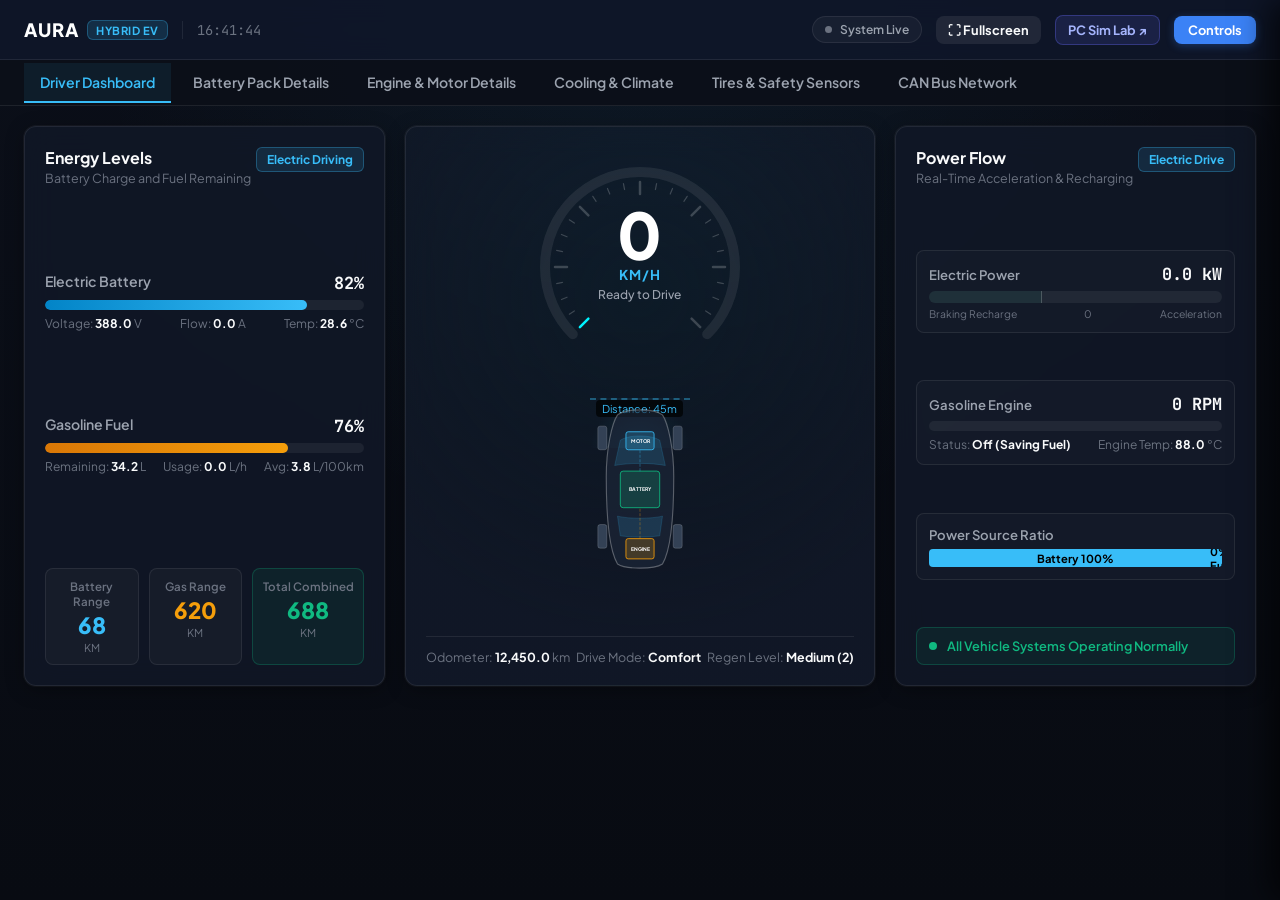
<file: static/index.html>
<!DOCTYPE html>
<html lang="en">
<head>
  <meta charset="UTF-8">
  <meta name="viewport" content="width=device-width, initial-scale=1.0">
  <title>AURA Hybrid Electric Vehicle Dashboard</title>
  <link rel="preconnect" href="https://fonts.googleapis.com">
  <link rel="preconnect" href="https://fonts.gstatic.com" crossorigin>
  <link href="https://fonts.googleapis.com/css2?family=Plus+Jakarta+Sans:wght@400;500;600;700;800&family=JetBrains+Mono:wght@400;600&display=swap" rel="stylesheet">
  <link rel="stylesheet" href="/static/css/dashboard.css">
</head>
<body class="theme-clean-dark">

  <!-- Top Status Bar -->
  <header class="cluster-header">
    <div class="header-left">
      <div class="brand-logo">
        <span class="brand-text">AURA</span>
        <span class="badge-hybrid">HYBRID EV</span>
      </div>
      <div class="system-time" id="system-time">12:00:00</div>
    </div>



    <div class="header-right">
      <div class="status-pill" id="can-bus-indicator">
        <span class="status-dot active"></span>
        <span class="status-text">System Live</span>
      </div>
      <button class="btn-fullscreen-toggle" id="btn-fullscreen" title="Toggle Fullscreen (Legion Tab)">⛶ Fullscreen</button>
      <a href="/simulation" class="btn-sim-link" title="Open PC Simulation Lab">PC Sim Lab ↗</a>
      <button class="btn-toggle-drawer" id="btn-toggle-controls" title="Quick Controls Drawer">Controls</button>
    </div>
  </header>

  <!-- Top Navigation View Tabs -->
  <nav class="view-navbar">
    <button class="nav-tab active" data-tab="cockpit">Driver Dashboard</button>
    <button class="nav-tab" data-tab="bms">Battery Pack Details</button>
    <button class="nav-tab" data-tab="powertrain">Engine & Motor Details</button>
    <button class="nav-tab" data-tab="thermal">Cooling & Climate</button>
    <button class="nav-tab" data-tab="chassis">Tires & Safety Sensors</button>
    <button class="nav-tab" data-tab="can-bus">CAN Bus Network</button>
  </nav>

  <!-- Main Display Screen -->
  <main class="cluster-main">

    <!-- ==================== 1. PRIMARY DRIVER COCKPIT VIEW ==================== -->
    <section class="view-panel active" id="panel-cockpit">
      <div class="cockpit-grid">

        <!-- Left Column: Energy Dual Reservoirs & Range -->
        <div class="cockpit-card energy-card">
          <div class="card-header">
            <div>
              <h3>Energy Levels</h3>
              <span class="card-subtitle">Battery Charge and Fuel Remaining</span>
            </div>
            <span class="badge-mode" id="powertrain-mode-badge">Electric Driving</span>
          </div>

          <!-- Battery SoC -->
          <div class="energy-reservoir">
            <div class="reservoir-header">
              <span class="res-title">Electric Battery</span>
              <span class="res-val" id="disp-soc-pct">82%</span>
            </div>
            <div class="progress-track">
              <div class="progress-bar bar-battery" id="bar-battery-soc" style="width: 82%;"></div>
            </div>
            <div class="reservoir-sub">
              <span>Voltage: <strong id="disp-pack-v">388.0</strong> V</span>
              <span>Flow: <strong id="disp-pack-a">0.0</strong> A</span>
              <span>Temp: <strong id="disp-pack-temp">28.6</strong> °C</span>
            </div>
          </div>

          <!-- Fuel Tank -->
          <div class="energy-reservoir">
            <div class="reservoir-header">
              <span class="res-title">Gasoline Fuel</span>
              <span class="res-val" id="disp-fuel-pct">76%</span>
            </div>
            <div class="progress-track">
              <div class="progress-bar bar-fuel" id="bar-fuel-level" style="width: 76%;"></div>
            </div>
            <div class="reservoir-sub">
              <span>Remaining: <strong id="disp-fuel-litres">34.2</strong> L</span>
              <span>Usage: <strong id="disp-fuel-flow">0.0</strong> L/h</span>
              <span>Avg: <strong id="disp-avg-fuel">3.8</strong> L/100km</span>
            </div>
          </div>

          <!-- Range Summary Cards -->
          <div class="range-triad">
            <div class="range-box ev-box">
              <span class="range-label">Battery Range</span>
              <span class="range-number" id="disp-ev-range">68</span>
              <span class="range-unit">KM</span>
            </div>
            <div class="range-box fuel-box">
              <span class="range-label">Gas Range</span>
              <span class="range-number" id="disp-fuel-range">620</span>
              <span class="range-unit">KM</span>
            </div>
            <div class="range-box total-box">
              <span class="range-label">Total Combined</span>
              <span class="range-number" id="disp-total-range">688</span>
              <span class="range-unit">KM</span>
            </div>
          </div>
        </div>

        <!-- Center Column: Speedometer & Car ADAS View -->
        <div class="cockpit-card center-hud-card">


          <!-- Speedometer Dial -->
          <div class="speedo-container">
            <canvas id="speedo-canvas" width="320" height="210"></canvas>
            <div class="speedo-overlay">
              <div class="speed-digits" id="disp-speed-kmh">0</div>
              <div class="speed-unit">KM/H</div>
              <div class="speed-sub" id="disp-powertrain-desc">Ready to Drive</div>
            </div>
          </div>

          <!-- Top-Down Car Visualizer -->
          <div class="vehicle-stage">
            <div class="blindspot-radar left" id="radar-blind-l"></div>
            <div class="radar-cone" id="radar-front-cone">
              <span class="radar-dist-tag" id="radar-dist-text">Distance: 45m</span>
            </div>
            <div class="blindspot-radar right" id="radar-blind-r"></div>

            <svg class="car-wireframe-svg" viewBox="0 0 200 320">
              <!-- Vehicle outline -->
              <path d="M 60 30 C 75 18, 125 18, 140 30 C 150 45, 160 90, 160 140 C 160 210, 155 270, 140 295 C 125 305, 75 305, 60 295 C 45 270, 40 210, 40 140 C 40 90, 50 45, 60 30 Z" class="chassis-outline"/>
              <path d="M 65 75 C 80 65, 120 65, 135 75 L 145 120 C 120 115, 80 115, 55 120 Z" class="glass-section"/>
              <path d="M 60 210 C 80 215, 120 215, 140 210 L 135 245 C 115 248, 85 248, 65 245 Z" class="glass-section"/>

              <!-- Tires -->
              <rect x="25" y="50" width="16" height="42" rx="4" class="tire-graphic" id="tire-fl-glyph"/>
              <rect x="159" y="50" width="16" height="42" rx="4" class="tire-graphic" id="tire-fr-glyph"/>
              <rect x="25" y="225" width="16" height="42" rx="4" class="tire-graphic" id="tire-rl-glyph"/>
              <rect x="159" y="225" width="16" height="42" rx="4" class="tire-graphic" id="tire-rr-glyph"/>

              <!-- Components -->
              <rect x="75" y="60" width="50" height="32" rx="4" class="component-box comp-motor"/>
              <text x="100" y="80" text-anchor="middle" class="comp-text">MOTOR</text>

              <rect x="65" y="130" width="70" height="65" rx="5" class="component-box comp-battery"/>
              <text x="100" y="165" text-anchor="middle" class="comp-text">BATTERY</text>

              <rect x="75" y="250" width="50" height="36" rx="4" class="component-box comp-ice"/>
              <text x="100" y="272" text-anchor="middle" class="comp-text">ENGINE</text>

              <!-- Flow lines -->
              <path d="M 100 130 L 100 92" class="flow-line flow-ev" id="flow-batt-motor"/>
              <path d="M 100 250 L 100 195" class="flow-line flow-ice" id="flow-ice-batt"/>
            </svg>
          </div>

          <!-- Bottom Summary Bar -->
          <div class="cockpit-footer-bar">
            <span>Odometer: <strong id="disp-odometer">12,450.0</strong> km</span>
            <span>Drive Mode: <strong id="disp-drive-mode">Comfort</strong></span>
            <span>Regen Level: <strong id="disp-regen-badge">Medium (2)</strong></span>
          </div>
        </div>

        <!-- Right Column: Power Flow & Engine State -->
        <div class="cockpit-card power-card">
          <div class="card-header">
            <div>
              <h3>Power Flow</h3>
              <span class="card-subtitle">Real-Time Acceleration & Recharging</span>
            </div>
            <span class="status-tag" id="disp-flow-status">Electric Drive</span>
          </div>

          <!-- Electric Motor Power / Regen Gauge -->
          <div class="metric-block">
            <div class="metric-header-row">
              <span class="metric-title">Electric Power</span>
              <span class="metric-value" id="disp-motor-kw">0.0 kW</span>
            </div>
            <div class="dual-power-bar">
              <div class="bar-regen-zone">
                <div class="bar-fill regen-fill" id="bar-regen-fill" style="width: 0%;"></div>
              </div>
              <div class="bar-power-zone">
                <div class="bar-fill power-fill" id="bar-power-fill" style="width: 0%;"></div>
              </div>
            </div>
            <div class="power-axis-labels">
              <span>Braking Recharge</span>
              <span>0</span>
              <span>Acceleration</span>
            </div>
          </div>

          <!-- Gas Engine Status -->
          <div class="metric-block">
            <div class="metric-header-row">
              <span class="metric-title">Gasoline Engine</span>
              <span class="metric-value" id="disp-ice-rpm">0 RPM</span>
            </div>
            <div class="progress-track">
              <div class="progress-bar bar-tacho" id="bar-tacho-rpm" style="width: 0%;"></div>
            </div>
            <div class="ice-sub-metrics">
              <span>Status: <strong id="disp-ice-state-text">Off (Saving Fuel)</strong></span>
              <span>Engine Temp: <strong id="disp-ice-temp">88.0</strong> °C</span>
            </div>
          </div>

          <!-- Power Split Ratio -->
          <div class="metric-block">
            <div class="metric-header-row">
              <span class="metric-title">Power Source Ratio</span>
            </div>
            <div class="split-meter">
              <div class="split-segment ev-split" id="split-ev-bar" style="width: 100%;">Battery 100%</div>
              <div class="split-segment ice-split" id="split-ice-bar" style="width: 0%;">0% Fuel</div>
            </div>
          </div>

          <!-- Diagnostic Notification Box -->
          <div class="cockpit-diag-alert" id="cockpit-diag-banner">
            <span class="alert-indicator"></span>
            <span class="alert-text">All Vehicle Systems Operating Normally</span>
          </div>
        </div>

      </div>
    </section>

    <!-- ==================== 2. BMS 96S CELL TAB ==================== -->
    <section class="view-panel" id="panel-bms">
      <div class="view-header">
        <h2>High-Voltage Battery Pack</h2>
        <span class="sub-info">96 Individual Lithium-Ion Cells in Series (350V - 425V DC)</span>
      </div>

      <div class="stats-grid-4">
        <div class="stat-card">
          <span class="stat-title">Charge Remaining</span>
          <span class="stat-value color-cyan" id="bms-soc-large">82.5%</span>
          <span class="stat-note">Usable: 17.1 kWh of 18.0 kWh</span>
        </div>
        <div class="stat-card">
          <span class="stat-title">Battery Health</span>
          <span class="stat-value color-green" id="bms-soh-large">98.2%</span>
          <span class="stat-note">Excellent Condition</span>
        </div>
        <div class="stat-card">
          <span class="stat-title">Voltage & Current</span>
          <span class="stat-value color-gold" id="bms-vi-large">388.0V / 0.0A</span>
          <span class="stat-note">Operating within nominal limits</span>
        </div>
        <div class="stat-card">
          <span class="stat-title">Electrical Safety Isolation</span>
          <span class="stat-value color-green" id="bms-iso-large">3,200 kOhm</span>
          <span class="stat-note">Safe (Threshold: >100 kOhm)</span>
        </div>
      </div>

      <div class="detail-card">
        <div class="detail-card-header">
          <h3>Individual Cell Voltages (96 Cells)</h3>
          <span class="sub-note">Cell Balance Difference: <strong id="bms-cell-delta">0.012 V</strong> (Normal)</span>
        </div>
        <div class="cell-grid-container" id="cell-grid-96">
          <!-- Dynamically populated 96 cell cards -->
        </div>
      </div>
    </section>

    <!-- ==================== 3. POWERTRAIN TAB ==================== -->
    <section class="view-panel" id="panel-powertrain">
      <div class="view-header">
        <h2>Dual Powertrain (Electric + Gas)</h2>
        <span class="sub-info">Electric Motor, Power Inverter, and 1.5L Turbo Gasoline Engine</span>
      </div>

      <div class="grid-2-col">
        <div class="detail-card">
          <h3>Electric Traction Motor & Inverter</h3>
          <div class="data-row"><span>Motor Speed:</span><strong id="pt-motor-rpm">0 RPM</strong></div>
          <div class="data-row"><span>Motor Torque:</span><strong id="pt-motor-torque">0.0 Nm</strong></div>
          <div class="data-row"><span>Power Output / Regen:</span><strong id="pt-motor-power">0.0 kW</strong></div>
          <div class="data-row"><span>Inverter Efficiency:</span><strong id="pt-inverter-eff">95.0%</strong></div>
          <div class="data-row"><span>Motor Temperature:</span><strong id="pt-motor-temp">38.0 °C (Normal)</strong></div>
          <div class="data-row"><span>Inverter Temperature:</span><strong id="pt-inv-temp">42.0 °C (Normal)</strong></div>
        </div>

        <div class="detail-card">
          <h3>1.5L Turbocharged Gasoline Engine</h3>
          <div class="data-row"><span>Engine State:</span><strong id="pt-ice-state">Off (Saving Fuel)</strong></div>
          <div class="data-row"><span>Engine RPM:</span><strong id="pt-ice-rpm">0 RPM</strong></div>
          <div class="data-row"><span>Engine Torque:</span><strong id="pt-ice-torque">0.0 Nm</strong></div>
          <div class="data-row"><span>Engine Power:</span><strong id="pt-ice-power">0.0 kW</strong></div>
          <div class="data-row"><span>Coolant Temperature:</span><strong id="pt-ice-coolant">88.0 °C</strong></div>
          <div class="data-row"><span>Fuel Consumption Rate:</span><strong id="pt-ice-fuel-rate">0.0 L/hour</strong></div>
        </div>

        <div class="detail-card full-width">
          <h3>How the Hybrid System Intelligently Switches Power</h3>
          <div class="hcu-modes-diagram">
            <div class="hcu-mode-box" id="hcu-box-ev">
              <h4>1. Pure Electric (0 – 40 km/h)</h4>
              <p>Engine completely off. 100% electric motor traction for stop-and-go city traffic with zero fuel consumption and instant torque.</p>
            </div>
            <div class="hcu-mode-box" id="hcu-box-parallel">
              <h4>2. Hybrid Split (40 – 80 km/h)</h4>
              <p>50/50 balanced power split between electric motor and gas engine operating in its peak BSFC thermal efficiency sweet-spot.</p>
            </div>
            <div class="hcu-mode-box" id="hcu-box-direct">
              <h4>3. Fuel Direct (> 80 km/h)</h4>
              <p>Gas engine directly drives wheels with high mechanical efficiency for highway cruising, with light electric assist.</p>
            </div>
            <div class="hcu-mode-box" id="hcu-box-series">
              <h4>4. Series Sustaining</h4>
              <p>Engine runs as an onboard generator to sustain the battery during low SoC or Battery Hold mode.</p>
            </div>
            <div class="hcu-mode-box" id="hcu-box-regen">
              <h4>5. Regenerative Braking</h4>
              <p>Motor acts as a high-power generator during deceleration, harvesting kinetic energy directly back into the battery.</p>
            </div>
          </div>
        </div>
      </div>
    </section>

    <!-- ==================== 4. THERMAL & CABIN TAB ==================== -->
    <section class="view-panel" id="panel-thermal">
      <div class="view-header">
        <h2>Cooling & Cabin Climate</h2>
        <span class="sub-info">Active Battery Cooling, Engine Radiator, and Air Conditioning</span>
      </div>

      <div class="grid-3-col">
        <div class="detail-card">
          <h3>Battery & Inverter Cooling</h3>
          <div class="data-row"><span>Coolant Flow Rate:</span><strong id="th-flow-rate">12.0 L/min</strong></div>
          <div class="data-row"><span>Coolant Temp:</span><strong id="th-coolant-temp">25.0 °C</strong></div>
          <div class="data-row"><span>Battery Temp:</span><strong id="th-batt-temp">28.6 °C</strong></div>
          <div class="data-row"><span>Status:</span><strong class="color-green">Optimal Range</strong></div>
        </div>

        <div class="detail-card">
          <h3>Engine Radiator</h3>
          <div class="data-row"><span>Engine Coolant:</span><strong id="th-ice-coolant-2">88.0 °C</strong></div>
          <div class="data-row"><span>Radiator Fan Speed:</span><strong id="th-fan-pct">25 %</strong></div>
          <div class="data-row"><span>Thermostat:</span><strong>Regulating</strong></div>
          <div class="data-row"><span>Status:</span><strong class="color-green">Normal Temp</strong></div>
        </div>

        <div class="detail-card">
          <h3>Cabin Air Conditioning (HVAC)</h3>
          <div class="data-row"><span>Cabin Temperature:</span><strong id="th-cabin-temp">22.5 °C</strong></div>
          <div class="data-row"><span>Target Setpoint:</span><strong id="th-cabin-target">21.0 °C</strong></div>
          <div class="data-row"><span>AC Power Usage:</span><strong id="th-hvac-power">1.2 kW</strong></div>
          <div class="data-row"><span>Outside Temp:</span><strong id="th-ambient-temp">24.0 °C</strong></div>
        </div>
      </div>
    </section>

    <!-- ==================== 5. CHASSIS & TIRES TAB ==================== -->
    <section class="view-panel" id="panel-chassis">
      <div class="view-header">
        <h2>Tires & Driver Safety Sensors</h2>
        <span class="sub-info">Tire Pressure Monitoring (TPMS) and Forward Distance Radar</span>
      </div>

      <div class="grid-2-col">
        <div class="detail-card">
          <h3>Tire Pressures & Temperatures</h3>
          <div class="tpms-layout">
            <div class="tpms-box" id="tpms-fl">
              <span class="tpms-pos">Front Left</span>
              <span class="tpms-psi" id="tpms-fl-psi">35.2 PSI</span>
              <span class="tpms-temp" id="tpms-fl-temp">32.0 °C</span>
            </div>
            <div class="tpms-box" id="tpms-fr">
              <span class="tpms-pos">Front Right</span>
              <span class="tpms-psi" id="tpms-fr-psi">35.1 PSI</span>
              <span class="tpms-temp" id="tpms-fr-temp">32.5 °C</span>
            </div>
            <div class="tpms-box" id="tpms-rl">
              <span class="tpms-pos">Rear Left</span>
              <span class="tpms-psi" id="tpms-rl-psi">34.9 PSI</span>
              <span class="tpms-temp" id="tpms-rl-temp">31.8 °C</span>
            </div>
            <div class="tpms-box" id="tpms-rr">
              <span class="tpms-pos">Rear Right</span>
              <span class="tpms-psi" id="tpms-rr-psi">35.0 PSI</span>
              <span class="tpms-temp" id="tpms-rr-temp">31.9 °C</span>
            </div>
          </div>
          <div class="tpms-footer">Recommended standard pressure: 34 - 36 PSI</div>
        </div>

        <div class="detail-card">
          <h3>Active Driver Safety (ADAS)</h3>
          <div class="data-row"><span>Vehicle Ahead Distance:</span><strong id="adas-dist">45.0 m</strong></div>
          <div class="data-row"><span>Left Blind Spot:</span><strong id="adas-bs-l">Clear</strong></div>
          <div class="data-row"><span>Right Blind Spot:</span><strong id="adas-bs-r">Clear</strong></div>
          <div class="data-row"><span>Lane Keeping:</span><strong id="adas-ldw">In Lane</strong></div>
          <div class="data-row"><span>Anti-Lock Brakes (ABS):</span><strong class="color-green">Ready</strong></div>
          <div class="data-row"><span>Traction Control:</span><strong class="color-green">Active</strong></div>
        </div>
      </div>
    </section>

    <!-- ==================== 6. CAN BUS TAB ==================== -->
    <section class="view-panel" id="panel-can-bus">
      <div class="view-header">
        <h2>Automotive CAN Bus Network</h2>
        <span class="sub-info">Standard Controller Area Network Messages Transmitted Between Vehicle Computers</span>
      </div>

      <div class="stats-grid-4">
        <div class="stat-card">
          <span class="stat-title">Total Messages Sent</span>
          <span class="stat-value color-cyan" id="can-total-frames">0</span>
        </div>
        <div class="stat-card">
          <span class="stat-title">Bus Network Load</span>
          <span class="stat-value color-green" id="can-bus-load">18.5%</span>
        </div>
        <div class="stat-card">
          <span class="stat-title">Speed / Cycle Rate</span>
          <span class="stat-value">50 Hz (20ms)</span>
        </div>
        <div class="stat-card">
          <span class="stat-title">Bus Health</span>
          <span class="stat-value color-green">Healthy (No Errors)</span>
        </div>
      </div>

      <div class="detail-card">
        <table class="can-table">
          <thead>
            <tr>
              <th>CAN ID</th>
              <th>Message Description</th>
              <th>Transmitting Computer</th>
              <th>Rate</th>
              <th>Signals & Values</th>
            </tr>
          </thead>
          <tbody id="can-frames-table-body">
            <!-- Dynamically populated CAN frames -->
          </tbody>
        </table>
      </div>
    </section>

  </main>

  <!-- ==================== INTERACTIVE CONTROLS & TEST LAB DRAWER ==================== -->
  <aside class="controls-drawer" id="controls-drawer">
    <div class="drawer-header">
      <div>
        <h3>Vehicle Controls & Test Lab</h3>
        <span class="drawer-subtitle">Drive manually or test vehicle safety reactions</span>
      </div>
      <button class="btn-close-drawer" id="btn-close-drawer">✕</button>
    </div>

    <div class="drawer-content">

      <!-- Section 1: Driving Controls -->
      <div class="drawer-section">
        <h4>1. Driver Controls</h4>

        <div class="control-row">
          <label>Accelerator Pedal: <strong id="val-accel-slider">0%</strong></label>
          <input type="range" min="0" max="100" value="0" class="slider-accent" id="slider-accel">
        </div>

        <div class="control-row">
          <label>Brake Pedal: <strong id="val-brake-slider">0%</strong></label>
          <input type="range" min="0" max="100" value="0" class="slider-brake" id="slider-brake">
        </div>

        <div class="control-row">
          <label>Gear Shift:</label>
          <div class="btn-group">
            <button class="btn-gear active" data-gear="P">Park (P)</button>
            <button class="btn-gear" data-gear="R">Reverse (R)</button>
            <button class="btn-gear" data-gear="N">Neutral (N)</button>
            <button class="btn-gear" data-gear="D">Drive (D)</button>
            <button class="btn-gear" data-gear="B">Brake Regen (B)</button>
          </div>
        </div>

        <div class="control-row">
          <label>Drive Mode:</label>
          <div class="btn-group">
            <button class="btn-mode" data-mode="ECO">Eco</button>
            <button class="btn-mode active" data-mode="COMFORT">Comfort</button>
            <button class="btn-mode" data-mode="SPORT">Sport</button>
            <button class="btn-mode" data-mode="EV_HOLD">Hold Battery</button>
          </div>
        </div>

        <div class="control-row">
          <label>Braking Energy Recovery:</label>
          <div class="btn-group">
            <button class="btn-regen" data-regen="0">Off</button>
            <button class="btn-regen" data-regen="1">Low</button>
            <button class="btn-regen active" data-regen="2">Medium</button>
            <button class="btn-regen" data-regen="3">One-Pedal</button>
          </div>
        </div>

        <div class="control-row">
          <label>Automated Driving Simulation:</label>
          <button class="btn-action" id="btn-auto-drive">Start Automatic Driving Profile</button>
        </div>
      </div>

      <!-- Section 2: Fault Injection Lab -->
      <div class="drawer-section">
        <h4>2. Safety Test Lab (Simulate Issues)</h4>
        <p class="section-desc">Click any scenario below to see how the dashboard and vehicle computer protect the car and notify the driver:</p>

        <div class="fault-grid">
          <button class="btn-fault" data-fault="bms_overheat">Battery Overheat</button>
          <button class="btn-fault" data-fault="cell_imbalance">Battery Cell Imbalance</button>
          <button class="btn-fault" data-fault="isolation_loss">Electrical Isolation Loss</button>
          <button class="btn-fault" data-fault="inverter_overheat">Inverter Overheat</button>
          <button class="btn-fault" data-fault="engine_misfire">Engine Cylinder Misfire</button>
          <button class="btn-fault" data-fault="engine_overheat">Engine Coolant Overheat</button>
          <button class="btn-fault" data-fault="tire_leak">Front Left Tire Puncture</button>
          <button class="btn-fault" data-fault="radar_blind">Radar Sensor Blocked</button>
        </div>

        <button class="btn-reset-faults" id="btn-reset-all-faults">Reset All Issues & Clear Warnings</button>
      </div>

      <!-- Section 3: Diagnostic Trouble Codes -->
      <div class="drawer-section">
        <h4>3. Vehicle Diagnostic Codes</h4>
        <div class="active-dtc-container" id="drawer-dtc-list">
          <div class="no-dtc">All vehicle computers reporting 0 issues.</div>
        </div>
      </div>

    </div>
  </aside>

  <!-- Error & Safety Incident Pop-up Modal (Asks User Permission to Fix) -->
  <div class="alert-modal-overlay" id="alert-modal-overlay">
    <div class="alert-modal-box">
      <div class="modal-indicator-bar"></div>
      <div class="alert-modal-header">
        <span class="modal-badge-warn">⚠ System Fault • Action Required</span>
        <button class="modal-close-btn" id="btn-modal-dismiss" title="Close">✕</button>
      </div>
      <div class="alert-modal-body">
        <h3 id="modal-error-title">Permission Requested: Fault Detected</h3>
        <p id="modal-error-desc">A vehicle ECU has reported an abnormal condition. Do you grant permission to execute automated diagnostic recalibration and fix this issue?</p>
        <div class="modal-info-panel">
          <div class="modal-info-row">
            <span>Affected Subsystem:</span>
            <strong id="modal-affected-system">Battery Pack (BMS)</strong>
          </div>
          <div class="modal-info-row">
            <span>Diagnostic Code:</span>
            <strong id="modal-dtc-code">P0A80</strong>
          </div>
          <div class="modal-info-row">
            <span>Proposed Fix:</span>
            <strong id="modal-action-text">Run Automated Electronic Recalibration</strong>
          </div>
        </div>
      </div>
      <div class="alert-modal-actions">
        <button class="btn-modal-fix" id="btn-modal-fix">✓ Grant Permission & Fix Issue</button>
        <button class="btn-modal-secondary" id="btn-modal-close">✕ Dismiss / Keep Fault</button>
      </div>
    </div>
  </div>

  <!-- Scripts -->
  <script src="/static/js/gauges.js"></script>
  <script src="/static/js/app.js"></script>
</body>
</html>
</file>
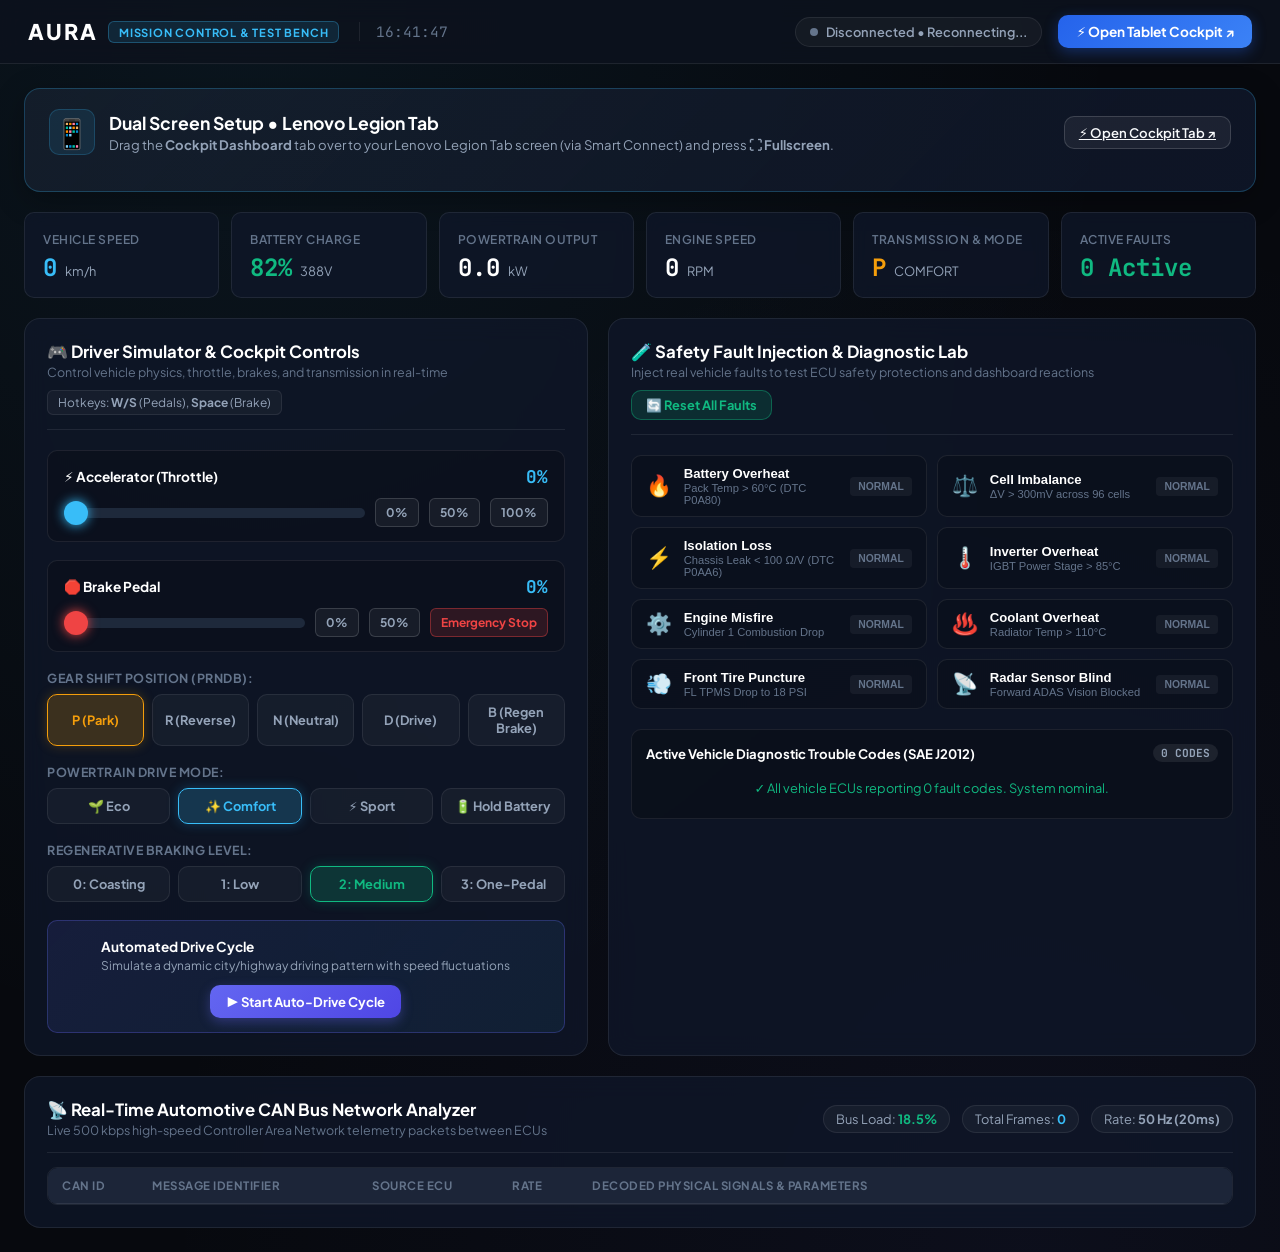
<file: static/simulation.html>
<!DOCTYPE html>
<html lang="en">
<head>
  <meta charset="UTF-8">
  <meta name="viewport" content="width=device-width, initial-scale=1.0">
  <title>AURA EV - Simulation Mission Control & CAN Test Bench</title>
  <link rel="preconnect" href="https://fonts.googleapis.com">
  <link rel="preconnect" href="https://fonts.gstatic.com" crossorigin>
  <link href="https://fonts.googleapis.com/css2?family=Plus+Jakarta+Sans:wght@400;500;600;700;800&family=JetBrains+Mono:wght@400;600;700&display=swap" rel="stylesheet">
  <link rel="stylesheet" href="/static/css/simulation.css">
</head>
<body class="sim-body">

  <!-- Top Header Navigation -->
  <header class="sim-header">
    <div class="sim-header-left">
      <div class="sim-brand">
        <span class="sim-brand-title">AURA</span>
        <span class="sim-badge-lab">MISSION CONTROL & TEST BENCH</span>
      </div>
      <div class="sim-clock" id="sim-clock">12:00:00</div>
    </div>

    <div class="sim-header-right">
      <div class="sim-status-pill" id="sim-ws-status">
        <span class="status-dot active"></span>
        <span class="status-text">Sim Engine Live (50 Hz)</span>
      </div>
      <a href="/dashboard" class="btn-open-dashboard" target="_blank" title="Open Digital Cockpit in a new window/screen">
        ⚡ Open Tablet Cockpit ↗
      </a>
    </div>
  </header>

  <!-- Main Container -->
  <main class="sim-main-container">

    <!-- Dual Display Quick Setup Card -->
    <section class="pairing-card">
      <div class="pairing-header">
        <div class="pairing-title-group">
          <div class="device-icon">📱</div>
          <div>
            <h3>Dual Screen Setup • Lenovo Legion Tab</h3>
            <p class="pairing-subtitle">Drag the <strong>Cockpit Dashboard</strong> tab over to your Lenovo Legion Tab screen (via Smart Connect) and press <strong>⛶ Fullscreen</strong>.</p>
          </div>
        </div>
        <div class="pairing-actions">
          <a href="/" target="_blank" class="btn-copy-url">⚡ Open Cockpit Tab ↗</a>
        </div>
      </div>
    </section>

    <!-- Real-Time Telemetry HUD Strip -->
    <section class="telemetry-hud-strip">
      <div class="hud-item">
        <span class="hud-label">Vehicle Speed</span>
        <div class="hud-value-row">
          <span class="hud-val color-cyan" id="hud-speed">0</span>
          <span class="hud-unit">km/h</span>
        </div>
      </div>

      <div class="hud-item">
        <span class="hud-label">Battery Charge</span>
        <div class="hud-value-row">
          <span class="hud-val color-green" id="hud-soc">82%</span>
          <span class="hud-unit" id="hud-pack-v">388V</span>
        </div>
      </div>

      <div class="hud-item">
        <span class="hud-label">Powertrain Output</span>
        <div class="hud-value-row">
          <span class="hud-val" id="hud-power">0.0</span>
          <span class="hud-unit">kW</span>
        </div>
      </div>

      <div class="hud-item">
        <span class="hud-label">Engine Speed</span>
        <div class="hud-value-row">
          <span class="hud-val" id="hud-rpm">0</span>
          <span class="hud-unit">RPM</span>
        </div>
      </div>

      <div class="hud-item">
        <span class="hud-label">Transmission & Mode</span>
        <div class="hud-value-row">
          <span class="hud-val color-amber" id="hud-gear">P</span>
          <span class="hud-unit" id="hud-mode">COMFORT</span>
        </div>
      </div>

      <div class="hud-item">
        <span class="hud-label">Active Faults</span>
        <div class="hud-value-row">
          <span class="hud-val color-green" id="hud-fault-count">0 Active</span>
        </div>
      </div>
    </section>

    <!-- Main 2-Column Grid: Controls on Left, Faults & DTC on Right -->
    <div class="sim-grid-2col">

      <!-- LEFT COLUMN: DRIVER CONTROLS & PEDALS -->
      <section class="sim-card">
        <div class="card-title-bar">
          <div>
            <h3>🎮 Driver Simulator & Cockpit Controls</h3>
            <span class="card-subtitle">Control vehicle physics, throttle, brakes, and transmission in real-time</span>
          </div>
          <span class="keyboard-tip">Hotkeys: <strong>W/S</strong> (Pedals), <strong>Space</strong> (Brake)</span>
        </div>

        <div class="controls-wrapper">

          <!-- Throttle Pedal -->
          <div class="pedal-group">
            <div class="pedal-header">
              <span class="pedal-title">⚡ Accelerator (Throttle)</span>
              <span class="pedal-readout" id="readout-accel">0%</span>
            </div>
            <div class="pedal-slider-row">
              <input type="range" min="0" max="100" value="0" class="sim-slider accel-slider" id="sim-slider-accel">
              <button class="btn-pedal-step" id="btn-accel-zero">0%</button>
              <button class="btn-pedal-step" id="btn-accel-50">50%</button>
              <button class="btn-pedal-step" id="btn-accel-100">100%</button>
            </div>
          </div>

          <!-- Brake Pedal -->
          <div class="pedal-group">
            <div class="pedal-header">
              <span class="pedal-title">🛑 Brake Pedal</span>
              <span class="pedal-readout" id="readout-brake">0%</span>
            </div>
            <div class="pedal-slider-row">
              <input type="range" min="0" max="100" value="0" class="sim-slider brake-slider" id="sim-slider-brake">
              <button class="btn-pedal-step" id="btn-brake-zero">0%</button>
              <button class="btn-pedal-step" id="btn-brake-50">50%</button>
              <button class="btn-pedal-step btn-emergency" id="btn-brake-100">Emergency Stop</button>
            </div>
          </div>

          <!-- Gear Shifter -->
          <div class="control-segment">
            <label class="segment-label">Gear Shift Position (PRNDB):</label>
            <div class="btn-group-row">
              <button class="btn-sim-gear active" data-gear="P">P (Park)</button>
              <button class="btn-sim-gear" data-gear="R">R (Reverse)</button>
              <button class="btn-sim-gear" data-gear="N">N (Neutral)</button>
              <button class="btn-sim-gear" data-gear="D">D (Drive)</button>
              <button class="btn-sim-gear" data-gear="B">B (Regen Brake)</button>
            </div>
          </div>

          <!-- Drive Mode -->
          <div class="control-segment">
            <label class="segment-label">Powertrain Drive Mode:</label>
            <div class="btn-group-row">
              <button class="btn-sim-mode" data-mode="ECO">🌱 Eco</button>
              <button class="btn-sim-mode active" data-mode="COMFORT">✨ Comfort</button>
              <button class="btn-sim-mode" data-mode="SPORT">⚡ Sport</button>
              <button class="btn-sim-mode" data-mode="EV_HOLD">🔋 Hold Battery</button>
            </div>
          </div>

          <!-- Regenerative Strength -->
          <div class="control-segment">
            <label class="segment-label">Regenerative Braking Level:</label>
            <div class="btn-group-row">
              <button class="btn-sim-regen" data-regen="0">0: Coasting</button>
              <button class="btn-sim-regen" data-regen="1">1: Low</button>
              <button class="btn-sim-regen active" data-regen="2">2: Medium</button>
              <button class="btn-sim-regen" data-regen="3">3: One-Pedal</button>
            </div>
          </div>

          <!-- Automated Cruise & Drive Cycle -->
          <div class="control-segment auto-drive-box">
            <div>
              <span class="auto-title">Automated Drive Cycle</span>
              <p class="auto-sub">Simulate a dynamic city/highway driving pattern with speed fluctuations</p>
            </div>
            <button class="btn-auto-drive" id="btn-sim-auto-drive">▶ Start Auto-Drive Cycle</button>
          </div>

        </div>
      </section>

      <!-- RIGHT COLUMN: FAULT INJECTION LAB & DTC CONSOLE -->
      <section class="sim-card">
        <div class="card-title-bar">
          <div>
            <h3>🧪 Safety Fault Injection & Diagnostic Lab</h3>
            <span class="card-subtitle">Inject real vehicle faults to test ECU safety protections and dashboard reactions</span>
          </div>
          <button class="btn-reset-faults-all" id="btn-reset-all-faults">🔄 Reset All Faults</button>
        </div>

        <div class="fault-switchboard-grid">
          <button class="fault-button" data-fault="bms_overheat">
            <div class="fault-icon">🔥</div>
            <div class="fault-info">
              <span class="fault-name">Battery Overheat</span>
              <span class="fault-desc">Pack Temp &gt; 60°C (DTC P0A80)</span>
            </div>
            <span class="fault-pill">NORMAL</span>
          </button>

          <button class="fault-button" data-fault="cell_imbalance">
            <div class="fault-icon">⚖️</div>
            <div class="fault-info">
              <span class="fault-name">Cell Imbalance</span>
              <span class="fault-desc">ΔV &gt; 300mV across 96 cells</span>
            </div>
            <span class="fault-pill">NORMAL</span>
          </button>

          <button class="fault-button" data-fault="isolation_loss">
            <div class="fault-icon">⚡</div>
            <div class="fault-info">
              <span class="fault-name">Isolation Loss</span>
              <span class="fault-desc">Chassis Leak &lt; 100 Ω/V (DTC P0AA6)</span>
            </div>
            <span class="fault-pill">NORMAL</span>
          </button>

          <button class="fault-button" data-fault="inverter_overheat">
            <div class="fault-icon">🌡️</div>
            <div class="fault-info">
              <span class="fault-name">Inverter Overheat</span>
              <span class="fault-desc">IGBT Power Stage &gt; 85°C</span>
            </div>
            <span class="fault-pill">NORMAL</span>
          </button>

          <button class="fault-button" data-fault="engine_misfire">
            <div class="fault-icon">⚙️</div>
            <div class="fault-info">
              <span class="fault-name">Engine Misfire</span>
              <span class="fault-desc">Cylinder 1 Combustion Drop</span>
            </div>
            <span class="fault-pill">NORMAL</span>
          </button>

          <button class="fault-button" data-fault="engine_overheat">
            <div class="fault-icon">♨️</div>
            <div class="fault-info">
              <span class="fault-name">Coolant Overheat</span>
              <span class="fault-desc">Radiator Temp &gt; 110°C</span>
            </div>
            <span class="fault-pill">NORMAL</span>
          </button>

          <button class="fault-button" data-fault="tire_leak">
            <div class="fault-icon">💨</div>
            <div class="fault-info">
              <span class="fault-name">Front Tire Puncture</span>
              <span class="fault-desc">FL TPMS Drop to 18 PSI</span>
            </div>
            <span class="fault-pill">NORMAL</span>
          </button>

          <button class="fault-button" data-fault="radar_blind">
            <div class="fault-icon">📡</div>
            <div class="fault-info">
              <span class="fault-name">Radar Sensor Blind</span>
              <span class="fault-desc">Forward ADAS Vision Blocked</span>
            </div>
            <span class="fault-pill">NORMAL</span>
          </button>
        </div>

        <!-- Active Diagnostic Trouble Codes Console -->
        <div class="dtc-console-section">
          <div class="dtc-console-header">
            <h4>Active Vehicle Diagnostic Trouble Codes (SAE J2012)</h4>
            <span class="dtc-badge-count" id="dtc-badge-count">0 CODES</span>
          </div>

          <div class="dtc-list-wrapper" id="sim-dtc-container">
            <div class="dtc-empty-message">✓ All vehicle ECUs reporting 0 fault codes. System nominal.</div>
          </div>
        </div>

      </section>

    </div>

    <!-- FULL WIDTH: REAL-TIME CAN BUS PACKET SNIFFER -->
    <section class="sim-card can-sniffer-card">
      <div class="card-title-bar">
        <div>
          <h3>📡 Real-Time Automotive CAN Bus Network Analyzer</h3>
          <span class="card-subtitle">Live 500 kbps high-speed Controller Area Network telemetry packets between ECUs</span>
        </div>
        <div class="can-metrics">
          <span class="can-metric-pill">Bus Load: <strong class="color-green" id="sniff-bus-load">18.5%</strong></span>
          <span class="can-metric-pill">Total Frames: <strong class="color-cyan" id="sniff-total-frames">0</strong></span>
          <span class="can-metric-pill">Rate: <strong>50 Hz (20ms)</strong></span>
        </div>
      </div>

      <div class="can-table-wrapper">
        <table class="sim-can-table">
          <thead>
            <tr>
              <th style="width: 90px;">CAN ID</th>
              <th style="width: 220px;">Message Identifier</th>
              <th style="width: 140px;">Source ECU</th>
              <th style="width: 80px;">Rate</th>
              <th>Decoded Physical Signals & Parameters</th>
            </tr>
          </thead>
          <tbody id="sim-can-table-body">
            <!-- Dynamic CAN Bus Frames -->
          </tbody>
        </table>
      </div>
    </section>

  </main>

  <!-- Notification Toast -->
  <div class="sim-toast" id="sim-toast"></div>

  <!-- Scripts -->
  <script src="/static/js/simulation.js"></script>
</body>
</html>
</file>
<file: static/css/dashboard.css>
/* dashboard.css - Clean, Modern, Accessible Automotive Dashboard Theme */

:root {
  --bg-main: #0b0f19;
  --bg-surface: #111827;
  --bg-card: rgba(17, 24, 39, 0.85);
  --bg-card-hover: rgba(31, 41, 55, 0.9);
  
  --border-subtle: rgba(255, 255, 255, 0.08);
  --border-active: rgba(56, 189, 248, 0.5);

  --accent-cyan: #38bdf8;
  --accent-blue: #3b82f6;
  --accent-green: #10b981;
  --accent-amber: #f59e0b;
  --accent-red: #ef4444;

  --text-main: #f9fafb;
  --text-secondary: #9ca3af;
  --text-muted: #6b7280;

  --font-sans: 'Plus Jakarta Sans', -apple-system, BlinkMacSystemFont, sans-serif;
  --font-mono: 'JetBrains Mono', monospace;

  --shadow-card: 0 4px 20px -2px rgba(0, 0, 0, 0.4), 0 0 0 1px rgba(255, 255, 255, 0.05);
  --radius-lg: 12px;
  --radius-md: 8px;
  --radius-sm: 6px;
}

* {
  box-sizing: border-box;
  margin: 0;
  padding: 0;
  user-select: none;
}

body.theme-clean-dark {
  background-color: var(--bg-main);
  background-image: 
    radial-gradient(circle at 50% 0%, rgba(56, 189, 248, 0.06) 0%, transparent 50%),
    linear-gradient(180deg, #0b0f19 0%, #080b12 100%);
  color: var(--text-main);
  font-family: var(--font-sans);
  min-height: 100vh;
  overflow-x: hidden;
  display: flex;
  flex-direction: column;
}

/* ==================== 1. TOP HEADER ==================== */
.cluster-header {
  height: 60px;
  background: rgba(15, 23, 42, 0.9);
  backdrop-filter: blur(12px);
  border-bottom: 1px solid var(--border-subtle);
  display: flex;
  align-items: center;
  justify-content: space-between;
  padding: 0 24px;
  position: sticky;
  top: 0;
  z-index: 100;
}

.header-left {
  display: flex;
  align-items: center;
  gap: 14px;
}

.brand-logo {
  display: flex;
  align-items: center;
  gap: 8px;
  font-size: 1.15rem;
  font-weight: 800;
  letter-spacing: 1px;
}

.brand-text {
  color: #fff;
}

.badge-hybrid {
  font-size: 0.7rem;
  font-weight: 700;
  background: rgba(56, 189, 248, 0.15);
  color: var(--accent-cyan);
  border: 1px solid rgba(56, 189, 248, 0.3);
  padding: 2px 8px;
  border-radius: var(--radius-sm);
  letter-spacing: 0.5px;
}

.system-time {
  font-family: var(--font-mono);
  font-size: 0.85rem;
  color: var(--text-muted);
  border-left: 1px solid var(--border-subtle);
  padding-left: 14px;
}

.header-center-telltales {
  display: flex;
  align-items: center;
  gap: 8px;
}

.telltale {
  font-size: 0.72rem;
  font-weight: 700;
  color: var(--text-muted);
  background: rgba(255, 255, 255, 0.04);
  padding: 5px 10px;
  border-radius: var(--radius-sm);
  border: 1px solid transparent;
  transition: all 0.25s ease;
}

.telltale.active-ready {
  color: var(--accent-green);
  background: rgba(16, 185, 129, 0.12);
  border-color: rgba(16, 185, 129, 0.3);
}

.telltale.active-warning {
  color: var(--accent-amber);
  background: rgba(245, 158, 11, 0.15);
  border-color: rgba(245, 158, 11, 0.4);
}

.telltale.active-critical {
  color: #fff;
  background: var(--accent-red);
  border-color: var(--accent-red);
  box-shadow: 0 0 12px rgba(239, 68, 68, 0.5);
  animation: pulse-crit 1s infinite alternate;
}

@keyframes pulse-crit {
  0% { opacity: 0.8; }
  100% { opacity: 1; }
}

.header-right {
  display: flex;
  align-items: center;
  gap: 14px;
}

.status-pill {
  display: flex;
  align-items: center;
  gap: 8px;
  background: rgba(255, 255, 255, 0.04);
  border: 1px solid var(--border-subtle);
  padding: 5px 12px;
  border-radius: 20px;
  font-size: 0.75rem;
  font-weight: 600;
  color: var(--text-secondary);
}

.status-dot {
  width: 7px;
  height: 7px;
  border-radius: 50%;
  background: var(--text-muted);
}

.status-dot.active {
  background: var(--accent-green);
  box-shadow: 0 0 6px var(--accent-green);
}

.btn-fullscreen-toggle {
  background: rgba(255, 255, 255, 0.08);
  border: 1px solid var(--border-medium);
  color: var(--text-primary);
  font-family: var(--font-sans);
  font-size: 0.8rem;
  font-weight: 700;
  padding: 6px 12px;
  border-radius: var(--radius-md);
  cursor: pointer;
  transition: all 0.2s ease;
  display: inline-flex;
  align-items: center;
  gap: 6px;
}

.btn-fullscreen-toggle:hover {
  background: rgba(56, 189, 248, 0.15);
  border-color: var(--accent-cyan);
  color: var(--accent-cyan);
}

.btn-sim-link {
  background: rgba(99, 102, 241, 0.15);
  border: 1px solid rgba(99, 102, 241, 0.35);
  color: #a5b4fc;
  font-family: var(--font-sans);
  font-size: 0.8rem;
  font-weight: 700;
  padding: 6px 12px;
  border-radius: var(--radius-md);
  text-decoration: none;
  cursor: pointer;
  transition: all 0.2s ease;
  display: inline-flex;
  align-items: center;
}

.btn-sim-link:hover {
  background: rgba(99, 102, 241, 0.3);
  border-color: #818cf8;
  color: #fff;
  transform: translateY(-1px);
}

.btn-toggle-drawer {
  background: var(--accent-blue);
  border: none;
  color: #fff;
  font-family: var(--font-sans);
  font-size: 0.8rem;
  font-weight: 700;
  padding: 6px 14px;
  border-radius: var(--radius-md);
  cursor: pointer;
  box-shadow: 0 2px 8px rgba(59, 130, 246, 0.3);
  transition: all 0.2s ease;
}

.btn-toggle-drawer:hover {
  background: #2563eb;
  transform: translateY(-1px);
}

/* ==================== 2. NAVIGATION BAR ==================== */
.view-navbar {
  height: 46px;
  background: rgba(11, 15, 25, 0.95);
  border-bottom: 1px solid var(--border-subtle);
  display: flex;
  align-items: center;
  padding: 0 24px;
  gap: 6px;
  overflow-x: auto;
}

.nav-tab {
  background: transparent;
  border: none;
  border-bottom: 2px solid transparent;
  color: var(--text-secondary);
  font-family: var(--font-sans);
  font-size: 0.88rem;
  font-weight: 600;
  padding: 10px 16px;
  cursor: pointer;
  transition: all 0.2s ease;
  white-space: nowrap;
}

.nav-tab:hover {
  color: var(--text-main);
  background: rgba(255, 255, 255, 0.03);
}

.nav-tab.active {
  color: var(--accent-cyan);
  border-bottom-color: var(--accent-cyan);
  background: rgba(56, 189, 248, 0.08);
}

/* ==================== 3. MAIN DISPLAY PANELS ==================== */
.cluster-main {
  flex: 1;
  padding: 20px 24px;
  max-width: 1680px;
  width: 100%;
  margin: 0 auto;
}

.view-panel {
  display: none;
  animation: fadeIn 0.25s ease-out;
}

.view-panel.active {
  display: block;
}

@keyframes fadeIn {
  from { opacity: 0; transform: translateY(4px); }
  to { opacity: 1; transform: translateY(0); }
}

.view-header {
  margin-bottom: 20px;
}

.view-header h2 {
  font-size: 1.35rem;
  font-weight: 700;
  color: var(--text-main);
}

.view-header .sub-info {
  font-size: 0.85rem;
  color: var(--text-muted);
}

/* ==================== 4. DRIVER COCKPIT GRID ==================== */
.cockpit-grid {
  display: grid;
  grid-template-columns: 1fr 1.3fr 1fr;
  gap: 20px;
  min-height: 560px;
}

.cockpit-card {
  background: var(--bg-card);
  backdrop-filter: blur(16px);
  border: 1px solid var(--border-subtle);
  border-radius: var(--radius-lg);
  padding: 20px;
  box-shadow: var(--shadow-card);
  display: flex;
  flex-direction: column;
  justify-content: space-between;
}

.card-header {
  display: flex;
  align-items: flex-start;
  justify-content: space-between;
  margin-bottom: 16px;
}

.card-header h3 {
  font-size: 1rem;
  font-weight: 700;
  color: var(--text-main);
}

.card-subtitle {
  font-size: 0.78rem;
  color: var(--text-muted);
  display: block;
  margin-top: 2px;
}

.badge-mode, .status-tag {
  background: rgba(56, 189, 248, 0.12);
  border: 1px solid rgba(56, 189, 248, 0.3);
  color: var(--accent-cyan);
  font-size: 0.75rem;
  font-weight: 700;
  padding: 4px 10px;
  border-radius: var(--radius-sm);
}

/* Energy Reservoirs */
.energy-reservoir {
  margin-bottom: 14px;
}

.reservoir-header {
  display: flex;
  justify-content: space-between;
  font-size: 0.88rem;
  font-weight: 600;
  margin-bottom: 6px;
}

.res-title {
  color: var(--text-secondary);
}

.res-val {
  font-family: var(--font-mono);
  font-size: 1.05rem;
  font-weight: 700;
  color: var(--text-main);
}

.progress-track {
  height: 10px;
  background: rgba(255, 255, 255, 0.06);
  border-radius: 5px;
  overflow: hidden;
  margin-bottom: 6px;
}

.progress-bar {
  height: 100%;
  border-radius: 5px;
  transition: width 0.3s ease;
}

.bar-battery {
  background: linear-gradient(90deg, #0284c7 0%, var(--accent-cyan) 100%);
}

.bar-fuel {
  background: linear-gradient(90deg, #d97706 0%, var(--accent-amber) 100%);
}

.reservoir-sub {
  display: flex;
  justify-content: space-between;
  font-size: 0.75rem;
  color: var(--text-muted);
}

.reservoir-sub strong {
  color: var(--text-main);
}

/* Range Summary Triad */
.range-triad {
  display: grid;
  grid-template-columns: 1fr 1fr 1.2fr;
  gap: 10px;
  margin-top: 10px;
}

.range-box {
  background: rgba(255, 255, 255, 0.03);
  border: 1px solid var(--border-subtle);
  border-radius: var(--radius-md);
  padding: 10px 8px;
  text-align: center;
  display: flex;
  flex-direction: column;
}

.range-label {
  font-size: 0.72rem;
  font-weight: 600;
  color: var(--text-muted);
}

.range-number {
  font-size: 1.4rem;
  font-weight: 800;
  color: var(--text-main);
  margin: 2px 0;
}

.range-unit {
  font-size: 0.68rem;
  color: var(--text-muted);
}

.ev-box .range-number { color: var(--accent-cyan); }
.fuel-box .range-number { color: var(--accent-amber); }
.total-box {
  background: rgba(16, 185, 129, 0.08);
  border-color: rgba(16, 185, 129, 0.25);
}
.total-box .range-number { color: var(--accent-green); }

/* Center HUD Column */
.center-hud-card {
  align-items: center;
  background: radial-gradient(circle at 50% 30%, rgba(56, 189, 248, 0.05) 0%, rgba(17, 24, 39, 0.95) 75%);
}

.gear-selector-bar {
  display: flex;
  gap: 8px;
  background: rgba(0, 0, 0, 0.4);
  padding: 4px 10px;
  border-radius: 20px;
  border: 1px solid var(--border-subtle);
}

.gear-btn {
  font-size: 0.9rem;
  font-weight: 800;
  color: var(--text-muted);
  padding: 3px 10px;
  border-radius: var(--radius-sm);
  transition: all 0.2s ease;
}

.gear-btn.active {
  color: #fff;
  background: var(--accent-blue);
}

.speedo-container {
  position: relative;
  width: 320px;
  height: 200px;
  display: flex;
  align-items: center;
  justify-content: center;
}

#speedo-canvas {
  position: absolute;
  top: 0; left: 0;
}

.speedo-overlay {
  position: absolute;
  top: 55px;
  display: flex;
  flex-direction: column;
  align-items: center;
}

.speed-digits {
  font-size: 4rem;
  font-weight: 800;
  line-height: 1;
  color: #fff;
}

.speed-unit {
  font-size: 0.85rem;
  font-weight: 700;
  color: var(--accent-cyan);
  letter-spacing: 1px;
}

.speed-sub {
  font-size: 0.75rem;
  font-weight: 500;
  color: var(--text-secondary);
  margin-top: 4px;
}

/* Vehicle Stage */
.vehicle-stage {
  position: relative;
  width: 200px;
  height: 180px;
  margin: 0 auto;
  display: flex;
  align-items: center;
  justify-content: center;
}

.car-wireframe-svg {
  width: 130px;
  height: 180px;
  z-index: 2;
}

.chassis-outline {
  fill: rgba(30, 41, 59, 0.6);
  stroke: rgba(255, 255, 255, 0.3);
  stroke-width: 2;
}

.glass-section {
  fill: rgba(56, 189, 248, 0.15);
  stroke: rgba(56, 189, 248, 0.3);
  stroke-width: 1;
}

.tire-graphic {
  fill: #334155;
  stroke: rgba(255, 255, 255, 0.2);
  stroke-width: 1.5;
  transition: all 0.3s ease;
}

.tire-graphic.tire-fault {
  fill: rgba(239, 68, 68, 0.5);
  stroke: var(--accent-red);
}

.component-box {
  stroke-width: 1.5;
}

.comp-motor { fill: rgba(56, 189, 248, 0.2); stroke: var(--accent-cyan); }
.comp-battery { fill: rgba(16, 185, 129, 0.2); stroke: var(--accent-green); }
.comp-ice { fill: rgba(245, 158, 11, 0.2); stroke: var(--accent-amber); }

.comp-text {
  font-family: var(--font-sans);
  font-size: 9px;
  font-weight: 700;
  fill: #fff;
}

.flow-line {
  stroke-width: 3;
  stroke-dasharray: 5 3;
  animation: flowDash 0.8s linear infinite;
  opacity: 0.2;
  transition: opacity 0.3s ease;
}

.flow-line.active { opacity: 1; }
.flow-ev { stroke: var(--accent-cyan); }
.flow-ice { stroke: var(--accent-amber); }

@keyframes flowDash {
  from { stroke-dashoffset: 16; }
  to { stroke-dashoffset: 0; }
}

.radar-cone {
  position: absolute;
  top: 0;
  width: 100px;
  height: 50px;
  border-top: 2px dashed rgba(56, 189, 248, 0.4);
  background: radial-gradient(ellipse at 50% 100%, rgba(56, 189, 248, 0.12) 0%, transparent 70%);
  display: flex;
  align-items: flex-start;
  justify-content: center;
  z-index: 1;
}

.radar-dist-tag {
  font-size: 0.68rem;
  color: var(--accent-cyan);
  background: rgba(0, 0, 0, 0.7);
  padding: 2px 6px;
  border-radius: 4px;
}

.blindspot-radar {
  position: absolute;
  width: 20px;
  height: 50px;
  border-radius: 6px;
  opacity: 0;
  transition: opacity 0.2s ease;
}

.blindspot-radar.left { left: 4px; }
.blindspot-radar.right { right: 4px; }

.blindspot-radar.active {
  opacity: 1;
  background: rgba(245, 158, 11, 0.25);
  border: 1px solid var(--accent-amber);
}

.cockpit-footer-bar {
  width: 100%;
  display: flex;
  justify-content: space-between;
  font-size: 0.78rem;
  color: var(--text-muted);
  border-top: 1px solid var(--border-subtle);
  padding-top: 12px;
  margin-top: 8px;
}

.cockpit-footer-bar strong {
  color: var(--text-main);
}

/* Right Column: Metrics */
.power-card {
  gap: 14px;
}

.metric-block {
  background: rgba(255, 255, 255, 0.02);
  border: 1px solid var(--border-subtle);
  border-radius: var(--radius-md);
  padding: 12px;
}

.metric-header-row {
  display: flex;
  justify-content: space-between;
  align-items: baseline;
  margin-bottom: 6px;
}

.metric-title {
  font-size: 0.82rem;
  font-weight: 600;
  color: var(--text-secondary);
}

.metric-value {
  font-family: var(--font-mono);
  font-size: 1.05rem;
  font-weight: 700;
  color: var(--text-main);
}

.dual-power-bar {
  display: grid;
  grid-template-columns: 1fr 1.6fr;
  height: 12px;
  background: rgba(255, 255, 255, 0.06);
  border-radius: 6px;
  overflow: hidden;
}

.bar-regen-zone {
  display: flex;
  justify-content: flex-end;
  background: rgba(16, 185, 129, 0.05);
  border-right: 1px solid rgba(255, 255, 255, 0.2);
}

.regen-fill {
  background: var(--accent-green);
  height: 100%;
}

.bar-power-zone {
  display: flex;
  justify-content: flex-start;
}

.power-fill {
  background: var(--accent-cyan);
  height: 100%;
}

.power-axis-labels {
  display: flex;
  justify-content: space-between;
  font-size: 0.65rem;
  color: var(--text-muted);
  margin-top: 4px;
}

.bar-tacho {
  background: linear-gradient(90deg, #10b981 0%, #f59e0b 70%, #ef4444 95%);
}

.ice-sub-metrics {
  display: flex;
  justify-content: space-between;
  font-size: 0.75rem;
  color: var(--text-muted);
  margin-top: 6px;
}

.ice-sub-metrics strong { color: var(--text-main); }

.split-meter {
  height: 18px;
  background: rgba(0, 0, 0, 0.4);
  border-radius: 4px;
  overflow: hidden;
  display: flex;
}

.split-segment {
  display: flex;
  align-items: center;
  justify-content: center;
  font-size: 0.7rem;
  font-weight: 700;
  color: #fff;
  transition: width 0.3s ease;
}

.ev-split { background: var(--accent-cyan); color: #000; }
.ice-split { background: var(--accent-amber); color: #000; }

.cockpit-diag-alert {
  background: rgba(16, 185, 129, 0.08);
  border: 1px solid rgba(16, 185, 129, 0.25);
  border-radius: var(--radius-md);
  padding: 10px 12px;
  display: flex;
  align-items: center;
  gap: 10px;
  font-size: 0.8rem;
  font-weight: 600;
  color: var(--accent-green);
  transition: all 0.3s ease;
}

.alert-indicator {
  width: 8px;
  height: 8px;
  border-radius: 50%;
  background: var(--accent-green);
}

.cockpit-diag-alert.warning-mode {
  background: rgba(239, 68, 68, 0.12);
  border-color: rgba(239, 68, 68, 0.4);
  color: var(--accent-red);
}

.cockpit-diag-alert.warning-mode .alert-indicator {
  background: var(--accent-red);
}

/* ==================== 5. CARDS & GRIDS (TABS) ==================== */
.stats-grid-4 {
  display: grid;
  grid-template-columns: repeat(4, 1fr);
  gap: 16px;
  margin-bottom: 20px;
}

.grid-2-col {
  display: grid;
  grid-template-columns: 1fr 1fr;
  gap: 20px;
}

.grid-3-col {
  display: grid;
  grid-template-columns: repeat(3, 1fr);
  gap: 20px;
}

.stat-card {
  background: var(--bg-card);
  border: 1px solid var(--border-subtle);
  border-radius: var(--radius-lg);
  padding: 16px;
  display: flex;
  flex-direction: column;
}

.stat-title {
  font-size: 0.8rem;
  font-weight: 600;
  color: var(--text-muted);
}

.stat-value {
  font-size: 1.5rem;
  font-weight: 800;
  margin: 6px 0;
  color: var(--text-main);
}

.stat-note {
  font-size: 0.75rem;
  color: var(--text-secondary);
}

.color-cyan { color: var(--accent-cyan); }
.color-green { color: var(--accent-green); }
.color-gold { color: var(--accent-amber); }
.color-red { color: var(--accent-red); }

.detail-card {
  background: var(--bg-card);
  border: 1px solid var(--border-subtle);
  border-radius: var(--radius-lg);
  padding: 20px;
}

.detail-card.full-width {
  grid-column: 1 / -1;
}

.detail-card h3 {
  font-size: 0.95rem;
  font-weight: 700;
  color: var(--text-main);
  margin-bottom: 14px;
}

.detail-card-header {
  display: flex;
  justify-content: space-between;
  align-items: center;
  margin-bottom: 14px;
}

.sub-note {
  font-size: 0.8rem;
  color: var(--text-muted);
}

.sub-note strong {
  color: var(--accent-green);
}

.data-row {
  display: flex;
  justify-content: space-between;
  padding: 8px 0;
  border-bottom: 1px solid rgba(255, 255, 255, 0.04);
  font-size: 0.85rem;
  color: var(--text-secondary);
}

.data-row strong {
  color: var(--text-main);
}

/* 96 Cell Grid */
.cell-grid-container {
  display: grid;
  grid-template-columns: repeat(16, 1fr);
  gap: 6px;
  max-height: 380px;
  overflow-y: auto;
}

.cell-block {
  background: rgba(255, 255, 255, 0.03);
  border: 1px solid var(--border-subtle);
  border-radius: 4px;
  padding: 6px 2px;
  text-align: center;
  font-size: 0.68rem;
}

.cell-block .cell-num {
  color: var(--text-muted);
  font-size: 0.58rem;
  display: block;
}

.cell-block .cell-v {
  font-weight: 700;
  color: var(--accent-cyan);
}

.cell-block.cell-fault {
  background: rgba(239, 68, 68, 0.2);
  border-color: var(--accent-red);
}

.cell-block.cell-fault .cell-v {
  color: var(--accent-red);
}

/* Modes Diagram */
.hcu-modes-diagram {
  display: grid;
  grid-template-columns: repeat(5, 1fr);
  gap: 12px;
}

.hcu-mode-box {
  background: rgba(255, 255, 255, 0.03);
  border: 1px solid var(--border-subtle);
  border-radius: var(--radius-md);
  padding: 14px 12px;
  transition: all 0.2s ease;
}

.hcu-mode-box h4 {
  font-size: 0.85rem;
  font-weight: 700;
  color: var(--text-secondary);
  margin-bottom: 6px;
}

.hcu-mode-box p {
  font-size: 0.75rem;
  color: var(--text-muted);
  line-height: 1.4;
}

.hcu-mode-box.active-mode {
  border-color: var(--accent-cyan);
  background: rgba(56, 189, 248, 0.1);
}

.hcu-mode-box.active-mode h4 {
  color: var(--accent-cyan);
}

/* TPMS Layout */
.tpms-layout {
  display: grid;
  grid-template-columns: 1fr 1fr;
  gap: 14px;
}

.tpms-box {
  background: rgba(255, 255, 255, 0.03);
  border: 1px solid var(--border-subtle);
  border-radius: var(--radius-md);
  padding: 14px;
  text-align: center;
  display: flex;
  flex-direction: column;
}

.tpms-pos {
  font-size: 0.75rem;
  font-weight: 600;
  color: var(--text-muted);
}

.tpms-psi {
  font-size: 1.3rem;
  font-weight: 800;
  color: var(--accent-cyan);
  margin: 3px 0;
}

.tpms-temp {
  font-size: 0.72rem;
  color: var(--text-secondary);
}

.tpms-box.tpms-alert {
  border-color: var(--accent-red);
  background: rgba(239, 68, 68, 0.15);
}

.tpms-box.tpms-alert .tpms-psi {
  color: var(--accent-red);
}

.tpms-footer {
  margin-top: 14px;
  font-size: 0.75rem;
  color: var(--text-muted);
  text-align: center;
}

/* CAN Table */
.can-table {
  width: 100%;
  border-collapse: collapse;
  font-size: 0.8rem;
}

.can-table th {
  background: rgba(0, 0, 0, 0.3);
  color: var(--accent-cyan);
  text-align: left;
  padding: 10px 14px;
  border-bottom: 1px solid var(--border-subtle);
  font-size: 0.75rem;
  font-weight: 700;
}

.can-table td {
  padding: 10px 14px;
  border-bottom: 1px solid rgba(255, 255, 255, 0.04);
  color: var(--text-secondary);
}

/* ==================== 6. CONTROLS & TEST LAB DRAWER ==================== */
.controls-drawer {
  position: fixed;
  top: 0;
  right: -460px;
  width: 460px;
  height: 100vh;
  background: #0f172a;
  border-left: 1px solid var(--border-subtle);
  box-shadow: -10px 0 30px rgba(0, 0, 0, 0.7);
  z-index: 200;
  display: flex;
  flex-direction: column;
  transition: right 0.3s ease;
}

.controls-drawer.open {
  right: 0;
}

.drawer-header {
  height: 60px;
  padding: 0 20px;
  display: flex;
  align-items: center;
  justify-content: space-between;
  border-bottom: 1px solid var(--border-subtle);
}

.drawer-header h3 {
  font-size: 0.95rem;
  font-weight: 700;
  color: #fff;
}

.drawer-subtitle {
  font-size: 0.72rem;
  color: var(--text-muted);
  display: block;
}

.btn-close-drawer {
  background: transparent;
  border: none;
  color: var(--text-muted);
  font-size: 1.1rem;
  cursor: pointer;
  padding: 6px;
}

.btn-close-drawer:hover { color: #fff; }

.drawer-content {
  flex: 1;
  overflow-y: auto;
  padding: 20px;
  display: flex;
  flex-direction: column;
  gap: 20px;
}

.drawer-section h4 {
  font-size: 0.9rem;
  font-weight: 700;
  color: var(--text-main);
  margin-bottom: 10px;
  border-bottom: 1px solid var(--border-subtle);
  padding-bottom: 6px;
}

.section-desc {
  font-size: 0.75rem;
  color: var(--text-muted);
  margin-bottom: 12px;
  line-height: 1.4;
}

.control-row {
  margin-bottom: 12px;
  display: flex;
  flex-direction: column;
  gap: 6px;
}

.control-row label {
  font-size: 0.78rem;
  color: var(--text-secondary);
  font-weight: 600;
}

.control-row label strong {
  color: var(--accent-cyan);
}

.slider-accent { accent-color: var(--accent-cyan); cursor: pointer; }
.slider-brake { accent-color: var(--accent-red); cursor: pointer; }

.btn-group {
  display: flex;
  gap: 6px;
}

.btn-gear, .btn-mode, .btn-regen {
  flex: 1;
  background: rgba(255, 255, 255, 0.05);
  border: 1px solid var(--border-subtle);
  color: var(--text-secondary);
  font-size: 0.75rem;
  font-weight: 600;
  padding: 6px 0;
  border-radius: var(--radius-sm);
  cursor: pointer;
  transition: all 0.2s ease;
}

.btn-gear.active, .btn-mode.active, .btn-regen.active {
  background: var(--accent-blue);
  border-color: var(--accent-blue);
  color: #fff;
}

.btn-action {
  background: var(--accent-green);
  border: none;
  color: #fff;
  font-size: 0.8rem;
  font-weight: 700;
  padding: 10px;
  border-radius: var(--radius-md);
  cursor: pointer;
  transition: all 0.2s ease;
}

.btn-action.active {
  background: var(--accent-red);
}

.fault-grid {
  display: grid;
  grid-template-columns: 1fr 1fr;
  gap: 8px;
  margin-bottom: 10px;
}

.btn-fault {
  background: rgba(255, 255, 255, 0.04);
  border: 1px solid var(--border-subtle);
  color: var(--text-secondary);
  font-size: 0.74rem;
  font-weight: 500;
  padding: 8px;
  border-radius: var(--radius-sm);
  cursor: pointer;
  text-align: left;
  transition: all 0.2s ease;
}

.btn-fault.active {
  background: rgba(239, 68, 68, 0.2);
  border-color: var(--accent-red);
  color: #fff;
}

.btn-reset-faults {
  width: 100%;
  background: rgba(255, 255, 255, 0.06);
  border: 1px solid var(--border-subtle);
  color: var(--accent-cyan);
  font-size: 0.78rem;
  font-weight: 700;
  padding: 8px;
  border-radius: var(--radius-md);
  cursor: pointer;
  transition: all 0.2s ease;
}

.btn-reset-faults:hover {
  background: rgba(56, 189, 248, 0.15);
  border-color: var(--accent-cyan);
}

.active-dtc-container {
  background: rgba(0, 0, 0, 0.3);
  border: 1px solid var(--border-subtle);
  border-radius: var(--radius-md);
  padding: 10px;
  min-height: 70px;
  font-size: 0.75rem;
}

.dtc-item {
  padding: 6px 8px;
  margin-bottom: 6px;
  border-radius: var(--radius-sm);
  background: rgba(239, 68, 68, 0.12);
  border-left: 3px solid var(--accent-red);
  color: #fff;
}

.dtc-code {
  color: var(--accent-red);
  font-weight: 700;
  margin-right: 4px;
}

.no-dtc {
  color: var(--text-muted);
  text-align: center;
  padding: 16px 0;
}

/* ==================== 7. ERROR & SAFETY POP-UP MODAL ==================== */
.alert-modal-overlay {
  position: fixed;
  top: 0;
  left: 0;
  width: 100vw;
  height: 100vh;
  background: rgba(3, 7, 18, 0.75);
  backdrop-filter: blur(8px);
  z-index: 500;
  display: flex;
  align-items: center;
  justify-content: center;
  opacity: 0;
  pointer-events: none;
  transition: opacity 0.25s ease;
}

.alert-modal-overlay.active {
  opacity: 1;
  pointer-events: auto;
}

.alert-modal-box {
  background: #111827;
  border: 1px solid rgba(239, 68, 68, 0.4);
  box-shadow: 0 20px 45px -5px rgba(0, 0, 0, 0.8), 0 0 25px rgba(239, 68, 68, 0.15);
  border-radius: 14px;
  width: 90%;
  max-width: 520px;
  overflow: hidden;
  transform: translateY(12px) scale(0.97);
  transition: transform 0.25s cubic-bezier(0.16, 1, 0.3, 1);
  position: relative;
}

.alert-modal-overlay.active .alert-modal-box {
  transform: translateY(0) scale(1);
}

.modal-indicator-bar {
  height: 4px;
  background: linear-gradient(90deg, #f59e0b, #ef4444);
}

.alert-modal-header {
  padding: 16px 20px 0;
  display: flex;
  align-items: center;
  justify-content: space-between;
}

.modal-badge-warn {
  font-size: 0.72rem;
  font-weight: 700;
  background: rgba(239, 68, 68, 0.15);
  color: var(--accent-red);
  border: 1px solid rgba(239, 68, 68, 0.3);
  padding: 3px 10px;
  border-radius: 6px;
  letter-spacing: 0.5px;
  text-transform: uppercase;
}

.modal-close-btn {
  background: transparent;
  border: none;
  color: var(--text-muted);
  font-size: 1.1rem;
  cursor: pointer;
  padding: 4px;
}

.modal-close-btn:hover { color: #fff; }

.alert-modal-body {
  padding: 16px 20px;
}

.alert-modal-body h3 {
  font-size: 1.25rem;
  font-weight: 800;
  color: #fff;
  margin-bottom: 8px;
}

.alert-modal-body p {
  font-size: 0.88rem;
  color: var(--text-secondary);
  line-height: 1.5;
  margin-bottom: 16px;
}

.modal-info-panel {
  background: rgba(0, 0, 0, 0.35);
  border: 1px solid var(--border-subtle);
  border-radius: 8px;
  padding: 12px 14px;
  display: flex;
  flex-direction: column;
  gap: 8px;
}

.modal-info-row {
  display: flex;
  justify-content: space-between;
  font-size: 0.8rem;
  color: var(--text-muted);
}

.modal-info-row strong {
  color: var(--text-main);
}

.alert-modal-actions {
  padding: 14px 20px 20px;
  display: flex;
  gap: 10px;
  border-top: 1px solid var(--border-subtle);
}

.btn-modal-fix {
  flex: 1.6;
  background: var(--accent-green);
  border: none;
  color: #fff;
  font-family: var(--font-sans);
  font-size: 0.88rem;
  font-weight: 700;
  padding: 12px 16px;
  border-radius: 8px;
  cursor: pointer;
  box-shadow: 0 4px 14px rgba(16, 185, 129, 0.3);
  transition: all 0.2s ease;
}

.btn-modal-fix:hover {
  background: #059669;
  transform: translateY(-1px);
}

.btn-modal-secondary {
  flex: 1;
  background: rgba(255, 255, 255, 0.05);
  border: 1px solid var(--border-subtle);
  color: var(--text-secondary);
  font-family: var(--font-sans);
  font-size: 0.85rem;
  font-weight: 600;
  padding: 12px 16px;
  border-radius: 8px;
  cursor: pointer;
  transition: all 0.2s ease;
}

.btn-modal-secondary:hover {
  background: rgba(255, 255, 255, 0.1);
  color: #fff;
}
</file>
<file: static/css/simulation.css>
/* ==========================================================================
   simulation.css - High-Tech PC Mission Control & CAN Test Bench Styles
   AURA Hybrid Electric Vehicle Telemetry & HIL Simulation
   ========================================================================== */

:root {
  --bg-primary: #07090e;
  --bg-secondary: #0d121d;
  --bg-card: rgba(15, 23, 42, 0.75);
  --bg-card-hover: rgba(30, 41, 59, 0.85);

  --border-subtle: rgba(255, 255, 255, 0.08);
  --border-medium: rgba(255, 255, 255, 0.15);
  --border-accent: rgba(56, 189, 248, 0.35);

  --accent-cyan: #38bdf8;
  --accent-blue: #3b82f6;
  --accent-green: #10b981;
  --accent-amber: #f59e0b;
  --accent-red: #ef4444;
  --accent-purple: #a855f7;

  --text-primary: #f8fafc;
  --text-secondary: #94a3b8;
  --text-muted: #64748b;

  --font-sans: 'Plus Jakarta Sans', system-ui, -apple-system, sans-serif;
  --font-mono: 'JetBrains Mono', monospace;

  --radius-sm: 6px;
  --radius-md: 10px;
  --radius-lg: 16px;
}

*, *::before, *::after {
  box-sizing: border-box;
  margin: 0;
  padding: 0;
}

body.sim-body {
  background: var(--bg-primary);
  background-image: 
    radial-gradient(ellipse at 20% 0%, rgba(56, 189, 248, 0.07) 0%, transparent 60%),
    radial-gradient(ellipse at 80% 100%, rgba(99, 102, 241, 0.06) 0%, transparent 60%);
  color: var(--text-primary);
  font-family: var(--font-sans);
  min-height: 100vh;
  display: flex;
  flex-direction: column;
  overflow-x: hidden;
}

/* ==================== HEADER ==================== */
.sim-header {
  height: 64px;
  background: rgba(13, 18, 29, 0.9);
  backdrop-filter: blur(12px);
  border-bottom: 1px solid var(--border-subtle);
  display: flex;
  align-items: center;
  justify-content: space-between;
  padding: 0 28px;
  position: sticky;
  top: 0;
  z-index: 100;
}

.sim-header-left {
  display: flex;
  align-items: center;
  gap: 20px;
}

.sim-brand {
  display: flex;
  align-items: center;
  gap: 10px;
}

.sim-brand-title {
  font-size: 1.35rem;
  font-weight: 800;
  letter-spacing: 2px;
  color: #fff;
}

.sim-badge-lab {
  font-size: 0.7rem;
  font-weight: 700;
  background: rgba(56, 189, 248, 0.12);
  color: var(--accent-cyan);
  border: 1px solid rgba(56, 189, 248, 0.3);
  padding: 3px 10px;
  border-radius: var(--radius-sm);
  letter-spacing: 0.8px;
}

.sim-clock {
  font-family: var(--font-mono);
  font-size: 0.9rem;
  color: var(--text-muted);
  border-left: 1px solid var(--border-subtle);
  padding-left: 16px;
}

.sim-header-right {
  display: flex;
  align-items: center;
  gap: 16px;
}

.sim-status-pill {
  display: flex;
  align-items: center;
  gap: 8px;
  background: rgba(255, 255, 255, 0.04);
  border: 1px solid var(--border-subtle);
  padding: 6px 14px;
  border-radius: 20px;
  font-size: 0.8rem;
  font-weight: 600;
  color: var(--text-secondary);
}

.status-dot {
  width: 8px;
  height: 8px;
  border-radius: 50%;
  background: var(--text-muted);
}

.status-dot.active {
  background: var(--accent-green);
  box-shadow: 0 0 8px var(--accent-green);
}

.btn-open-dashboard {
  background: linear-gradient(135deg, #2563eb, #3b82f6);
  color: #fff;
  font-family: var(--font-sans);
  font-size: 0.85rem;
  font-weight: 700;
  text-decoration: none;
  padding: 8px 18px;
  border-radius: var(--radius-md);
  box-shadow: 0 4px 14px rgba(37, 99, 235, 0.35);
  transition: all 0.2s ease;
  display: inline-flex;
  align-items: center;
  gap: 6px;
}

.btn-open-dashboard:hover {
  background: linear-gradient(135deg, #1d4ed8, #2563eb);
  transform: translateY(-1px);
  box-shadow: 0 6px 18px rgba(37, 99, 235, 0.5);
}

/* ==================== MAIN LAYOUT ==================== */
.sim-main-container {
  max-width: 1540px;
  width: 100%;
  margin: 0 auto;
  padding: 24px;
  display: flex;
  flex-direction: column;
  gap: 20px;
}

/* ==================== TABLET PAIRING CARD ==================== */
.pairing-card {
  background: linear-gradient(135deg, rgba(30, 41, 59, 0.5), rgba(15, 23, 42, 0.85));
  border: 1px solid rgba(56, 189, 248, 0.25);
  border-radius: var(--radius-lg);
  padding: 20px 24px;
  box-shadow: 0 8px 30px rgba(0, 0, 0, 0.3);
}

.pairing-header {
  display: flex;
  align-items: center;
  justify-content: space-between;
  flex-wrap: wrap;
  gap: 16px;
  margin-bottom: 16px;
}

.pairing-title-group {
  display: flex;
  align-items: center;
  gap: 14px;
}

.device-icon {
  font-size: 1.8rem;
  background: rgba(56, 189, 248, 0.1);
  border: 1px solid rgba(56, 189, 248, 0.2);
  width: 46px;
  height: 46px;
  display: flex;
  align-items: center;
  justify-content: center;
  border-radius: var(--radius-md);
}

.pairing-header h3 {
  font-size: 1.1rem;
  font-weight: 700;
  color: #fff;
}

.pairing-subtitle {
  font-size: 0.82rem;
  color: var(--text-secondary);
  margin-top: 2px;
}

.pairing-actions {
  display: flex;
  gap: 10px;
}

.btn-copy-url, .btn-toggle-qr {
  background: rgba(255, 255, 255, 0.06);
  border: 1px solid var(--border-medium);
  color: var(--text-primary);
  font-family: var(--font-sans);
  font-size: 0.82rem;
  font-weight: 600;
  padding: 7px 14px;
  border-radius: var(--radius-md);
  cursor: pointer;
  transition: all 0.2s ease;
}

.btn-copy-url:hover, .btn-toggle-qr:hover {
  background: rgba(56, 189, 248, 0.15);
  border-color: var(--accent-cyan);
  color: var(--accent-cyan);
}

.pairing-methods {
  display: grid;
  grid-template-columns: repeat(auto-fit, minmax(300px, 1fr));
  gap: 14px;
}

.method-item {
  background: rgba(11, 15, 25, 0.6);
  border: 1px solid var(--border-subtle);
  border-radius: var(--radius-md);
  padding: 12px 16px;
}

.method-tag {
  font-size: 0.72rem;
  font-weight: 700;
  color: var(--accent-cyan);
  text-transform: uppercase;
  letter-spacing: 0.5px;
  display: block;
  margin-bottom: 4px;
}

.method-item p {
  font-size: 0.82rem;
  color: var(--text-secondary);
  line-height: 1.4;
}

.method-item code {
  font-family: var(--font-mono);
  background: rgba(255, 255, 255, 0.08);
  padding: 2px 6px;
  border-radius: 4px;
  color: #f1f5f9;
  font-size: 0.78rem;
}

.lan-url-display {
  font-family: var(--font-mono);
  font-weight: 700;
  color: var(--accent-cyan);
  text-decoration: underline;
  word-break: break-all;
}

.qr-container {
  margin-top: 16px;
  padding-top: 16px;
  border-top: 1px solid var(--border-subtle);
  display: flex;
  justify-content: center;
}

.qr-box {
  display: flex;
  flex-direction: column;
  align-items: center;
  gap: 10px;
  background: #fff;
  padding: 16px;
  border-radius: var(--radius-md);
}

.qr-label {
  font-size: 0.78rem;
  font-weight: 700;
  color: #0f172a;
}

/* ==================== TELEMETRY HUD STRIP ==================== */
.telemetry-hud-strip {
  display: grid;
  grid-template-columns: repeat(auto-fit, minmax(180px, 1fr));
  gap: 12px;
}

.hud-item {
  background: var(--bg-card);
  border: 1px solid var(--border-subtle);
  border-radius: var(--radius-md);
  padding: 14px 18px;
  backdrop-filter: blur(8px);
}

.hud-label {
  font-size: 0.75rem;
  font-weight: 600;
  color: var(--text-muted);
  text-transform: uppercase;
  letter-spacing: 0.5px;
}

.hud-value-row {
  display: flex;
  align-items: baseline;
  gap: 8px;
  margin-top: 4px;
}

.hud-val {
  font-family: var(--font-mono);
  font-size: 1.5rem;
  font-weight: 700;
  color: #fff;
}

.hud-unit {
  font-size: 0.8rem;
  color: var(--text-secondary);
}

/* ==================== CARDS & GRIDS ==================== */
.sim-grid-2col {
  display: grid;
  grid-template-columns: 1fr 1.15fr;
  gap: 20px;
}

@media (max-width: 1080px) {
  .sim-grid-2col {
    grid-template-columns: 1fr;
  }
}

.sim-card {
  background: var(--bg-card);
  border: 1px solid var(--border-subtle);
  border-radius: var(--radius-lg);
  padding: 22px;
  backdrop-filter: blur(12px);
  display: flex;
  flex-direction: column;
  gap: 20px;
}

.card-title-bar {
  display: flex;
  align-items: center;
  justify-content: space-between;
  flex-wrap: wrap;
  gap: 10px;
  border-bottom: 1px solid var(--border-subtle);
  padding-bottom: 14px;
}

.card-title-bar h3 {
  font-size: 1.05rem;
  font-weight: 700;
  color: #fff;
}

.card-subtitle {
  font-size: 0.78rem;
  color: var(--text-muted);
  display: block;
  margin-top: 2px;
}

.keyboard-tip {
  font-size: 0.75rem;
  color: var(--text-secondary);
  background: rgba(255, 255, 255, 0.04);
  padding: 4px 10px;
  border-radius: var(--radius-sm);
  border: 1px solid var(--border-subtle);
}

/* ==================== PEDAL CONTROLS ==================== */
.controls-wrapper {
  display: flex;
  flex-direction: column;
  gap: 18px;
}

.pedal-group {
  background: rgba(11, 15, 25, 0.5);
  border: 1px solid var(--border-subtle);
  border-radius: var(--radius-md);
  padding: 14px 16px;
}

.pedal-header {
  display: flex;
  justify-content: space-between;
  align-items: center;
  margin-bottom: 10px;
}

.pedal-title {
  font-size: 0.85rem;
  font-weight: 700;
  color: #fff;
}

.pedal-readout {
  font-family: var(--font-mono);
  font-size: 1.1rem;
  font-weight: 700;
  color: var(--accent-cyan);
}

.pedal-slider-row {
  display: flex;
  align-items: center;
  gap: 10px;
}

.sim-slider {
  flex: 1;
  -webkit-appearance: none;
  appearance: none;
  height: 10px;
  border-radius: 5px;
  background: #1e293b;
  outline: none;
  cursor: pointer;
}

.sim-slider::-webkit-slider-thumb {
  -webkit-appearance: none;
  appearance: none;
  width: 24px;
  height: 24px;
  border-radius: 50%;
  cursor: pointer;
  box-shadow: 0 0 10px rgba(0,0,0,0.5);
  transition: transform 0.1s ease;
}

.accel-slider::-webkit-slider-thumb {
  background: var(--accent-cyan);
  box-shadow: 0 0 12px var(--accent-cyan);
}

.brake-slider::-webkit-slider-thumb {
  background: var(--accent-red);
  box-shadow: 0 0 12px var(--accent-red);
}

.btn-pedal-step {
  background: rgba(255, 255, 255, 0.05);
  border: 1px solid var(--border-medium);
  color: var(--text-secondary);
  font-family: var(--font-sans);
  font-size: 0.75rem;
  font-weight: 700;
  padding: 6px 10px;
  border-radius: var(--radius-sm);
  cursor: pointer;
  transition: all 0.15s ease;
}

.btn-pedal-step:hover {
  background: rgba(255, 255, 255, 0.15);
  color: #fff;
}

.btn-emergency {
  background: rgba(239, 68, 68, 0.15);
  border-color: rgba(239, 68, 68, 0.4);
  color: var(--accent-red);
}

.btn-emergency:hover {
  background: var(--accent-red);
  color: #fff;
}

/* ==================== BUTTON GROUPS (GEAR, MODE, REGEN) ==================== */
.control-segment {
  display: flex;
  flex-direction: column;
  gap: 8px;
}

.segment-label {
  font-size: 0.78rem;
  font-weight: 700;
  color: var(--text-muted);
  text-transform: uppercase;
  letter-spacing: 0.5px;
}

.btn-group-row {
  display: flex;
  gap: 8px;
  flex-wrap: wrap;
}

.btn-sim-gear, .btn-sim-mode, .btn-sim-regen {
  flex: 1;
  min-width: 65px;
  background: rgba(255, 255, 255, 0.04);
  border: 1px solid var(--border-subtle);
  color: var(--text-secondary);
  font-family: var(--font-sans);
  font-size: 0.8rem;
  font-weight: 700;
  padding: 9px 8px;
  border-radius: var(--radius-md);
  cursor: pointer;
  transition: all 0.2s ease;
  text-align: center;
}

.btn-sim-gear:hover, .btn-sim-mode:hover, .btn-sim-regen:hover {
  background: rgba(255, 255, 255, 0.08);
  color: #fff;
}

.btn-sim-gear.active {
  background: rgba(245, 158, 11, 0.2);
  border-color: var(--accent-amber);
  color: var(--accent-amber);
  box-shadow: 0 0 12px rgba(245, 158, 11, 0.25);
}

.btn-sim-mode.active {
  background: rgba(56, 189, 248, 0.2);
  border-color: var(--accent-cyan);
  color: var(--accent-cyan);
  box-shadow: 0 0 12px rgba(56, 189, 248, 0.25);
}

.btn-sim-regen.active {
  background: rgba(16, 185, 129, 0.2);
  border-color: var(--accent-green);
  color: var(--accent-green);
  box-shadow: 0 0 12px rgba(16, 185, 129, 0.25);
}

.auto-drive-box {
  background: linear-gradient(135deg, rgba(99, 102, 241, 0.12), rgba(56, 189, 248, 0.08));
  border: 1px solid rgba(99, 102, 241, 0.3);
  border-radius: var(--radius-md);
  padding: 14px 16px;
  display: flex;
  align-items: center;
  justify-content: space-between;
  flex-wrap: wrap;
  gap: 12px;
}

.auto-title {
  font-size: 0.85rem;
  font-weight: 700;
  color: #fff;
}

.auto-sub {
  font-size: 0.75rem;
  color: var(--text-secondary);
  margin-top: 2px;
}

.btn-auto-drive {
  background: linear-gradient(135deg, #6366f1, #4f46e5);
  color: #fff;
  border: none;
  font-family: var(--font-sans);
  font-size: 0.82rem;
  font-weight: 700;
  padding: 8px 16px;
  border-radius: var(--radius-md);
  cursor: pointer;
  box-shadow: 0 4px 12px rgba(99, 102, 241, 0.35);
  transition: all 0.2s ease;
}

.btn-auto-drive:hover {
  background: linear-gradient(135deg, #4f46e5, #4338ca);
  transform: translateY(-1px);
}

.btn-auto-drive.active {
  background: var(--accent-red);
  box-shadow: 0 0 14px rgba(239, 68, 68, 0.5);
}

/* ==================== FAULT INJECTION SWITCHBOARD ==================== */
.fault-switchboard-grid {
  display: grid;
  grid-template-columns: repeat(2, 1fr);
  gap: 10px;
}

@media (max-width: 640px) {
  .fault-switchboard-grid {
    grid-template-columns: 1fr;
  }
}

.fault-button {
  background: rgba(11, 15, 25, 0.6);
  border: 1px solid var(--border-subtle);
  border-radius: var(--radius-md);
  padding: 10px 14px;
  display: flex;
  align-items: center;
  gap: 12px;
  cursor: pointer;
  transition: all 0.2s ease;
  text-align: left;
}

.fault-button:hover {
  background: rgba(30, 41, 59, 0.8);
  border-color: var(--border-medium);
}

.fault-icon {
  font-size: 1.3rem;
}

.fault-info {
  flex: 1;
}

.fault-name {
  font-size: 0.82rem;
  font-weight: 700;
  color: #fff;
  display: block;
}

.fault-desc {
  font-size: 0.7rem;
  color: var(--text-muted);
  display: block;
  margin-top: 1px;
}

.fault-pill {
  font-size: 0.65rem;
  font-weight: 800;
  padding: 3px 7px;
  border-radius: 4px;
  background: rgba(255, 255, 255, 0.05);
  color: var(--text-muted);
  border: 1px solid transparent;
}

.fault-button.active {
  background: rgba(239, 68, 68, 0.15);
  border-color: var(--accent-red);
  box-shadow: 0 0 14px rgba(239, 68, 68, 0.25);
}

.fault-button.active .fault-name {
  color: #fca5a5;
}

.fault-button.active .fault-pill {
  background: var(--accent-red);
  color: #fff;
  box-shadow: 0 0 8px var(--accent-red);
}

.btn-reset-faults-all {
  background: rgba(16, 185, 129, 0.15);
  border: 1px solid rgba(16, 185, 129, 0.4);
  color: var(--accent-green);
  font-family: var(--font-sans);
  font-size: 0.8rem;
  font-weight: 700;
  padding: 6px 14px;
  border-radius: var(--radius-md);
  cursor: pointer;
  transition: all 0.2s ease;
}

.btn-reset-faults-all:hover {
  background: var(--accent-green);
  color: #fff;
}

/* ==================== DTC CONSOLE ==================== */
.dtc-console-section {
  background: rgba(11, 15, 25, 0.7);
  border: 1px solid var(--border-subtle);
  border-radius: var(--radius-md);
  padding: 14px;
  display: flex;
  flex-direction: column;
  gap: 10px;
}

.dtc-console-header {
  display: flex;
  justify-content: space-between;
  align-items: center;
}

.dtc-console-header h4 {
  font-size: 0.82rem;
  font-weight: 700;
  color: #fff;
}

.dtc-badge-count {
  font-family: var(--font-mono);
  font-size: 0.7rem;
  font-weight: 700;
  background: rgba(255, 255, 255, 0.08);
  color: var(--text-secondary);
  padding: 2px 8px;
  border-radius: 10px;
}

.dtc-list-wrapper {
  display: flex;
  flex-direction: column;
  gap: 8px;
  max-height: 180px;
  overflow-y: auto;
}

.dtc-empty-message {
  font-size: 0.8rem;
  color: var(--accent-green);
  padding: 8px;
  text-align: center;
}

.dtc-item-row {
  background: rgba(239, 68, 68, 0.1);
  border: 1px solid rgba(239, 68, 68, 0.3);
  border-radius: var(--radius-sm);
  padding: 8px 12px;
  display: flex;
  align-items: center;
  justify-content: space-between;
  gap: 10px;
}

.dtc-code-badge {
  font-family: var(--font-mono);
  font-size: 0.82rem;
  font-weight: 700;
  color: #fca5a5;
  background: rgba(239, 68, 68, 0.2);
  padding: 2px 6px;
  border-radius: 4px;
}

.dtc-desc-text {
  font-size: 0.75rem;
  color: #f8fafc;
  flex: 1;
}

.btn-mitigate-dtc {
  background: rgba(16, 185, 129, 0.2);
  border: 1px solid rgba(16, 185, 129, 0.5);
  color: var(--accent-green);
  font-size: 0.72rem;
  font-weight: 700;
  padding: 4px 8px;
  border-radius: 4px;
  cursor: pointer;
  transition: all 0.15s ease;
}

.btn-mitigate-dtc:hover {
  background: var(--accent-green);
  color: #fff;
}

/* ==================== CAN BUS SNIFFER ==================== */
.can-sniffer-card {
  gap: 14px;
}

.can-metrics {
  display: flex;
  gap: 12px;
}

.can-metric-pill {
  font-size: 0.8rem;
  color: var(--text-secondary);
  background: rgba(255, 255, 255, 0.04);
  padding: 5px 12px;
  border-radius: 20px;
  border: 1px solid var(--border-subtle);
}

.can-table-wrapper {
  overflow-x: auto;
  border-radius: var(--radius-md);
  border: 1px solid var(--border-subtle);
}

.sim-can-table {
  width: 100%;
  border-collapse: collapse;
  font-size: 0.82rem;
  background: rgba(11, 15, 25, 0.7);
  text-align: left;
}

.sim-can-table th {
  background: rgba(30, 41, 59, 0.9);
  color: var(--text-muted);
  font-weight: 700;
  font-size: 0.72rem;
  text-transform: uppercase;
  letter-spacing: 0.5px;
  padding: 10px 14px;
  border-bottom: 1px solid var(--border-subtle);
}

.sim-can-table td {
  padding: 9px 14px;
  border-bottom: 1px solid rgba(255, 255, 255, 0.03);
  color: var(--text-primary);
}

.sim-can-table tr:hover {
  background: rgba(56, 189, 248, 0.04);
}

.can-id-badge {
  font-family: var(--font-mono);
  font-weight: 700;
  color: var(--accent-cyan);
}

.can-signals-cell {
  font-family: var(--font-mono);
  font-size: 0.78rem;
  color: #cbd5e1;
}

/* ==================== TOAST & UTILITIES ==================== */
.sim-toast {
  position: fixed;
  bottom: 24px;
  right: 24px;
  background: rgba(15, 23, 42, 0.95);
  border: 1px solid var(--accent-cyan);
  color: #fff;
  padding: 10px 18px;
  border-radius: var(--radius-md);
  font-size: 0.82rem;
  font-weight: 600;
  box-shadow: 0 6px 20px rgba(0,0,0,0.5);
  transform: translateY(100px);
  opacity: 0;
  transition: all 0.3s cubic-bezier(0.16, 1, 0.3, 1);
  z-index: 999;
}

.sim-toast.show {
  transform: translateY(0);
  opacity: 1;
}

.color-cyan { color: var(--accent-cyan) !important; }
.color-green { color: var(--accent-green) !important; }
.color-amber { color: var(--accent-amber) !important; }
.color-red { color: var(--accent-red) !important; }
</file>
